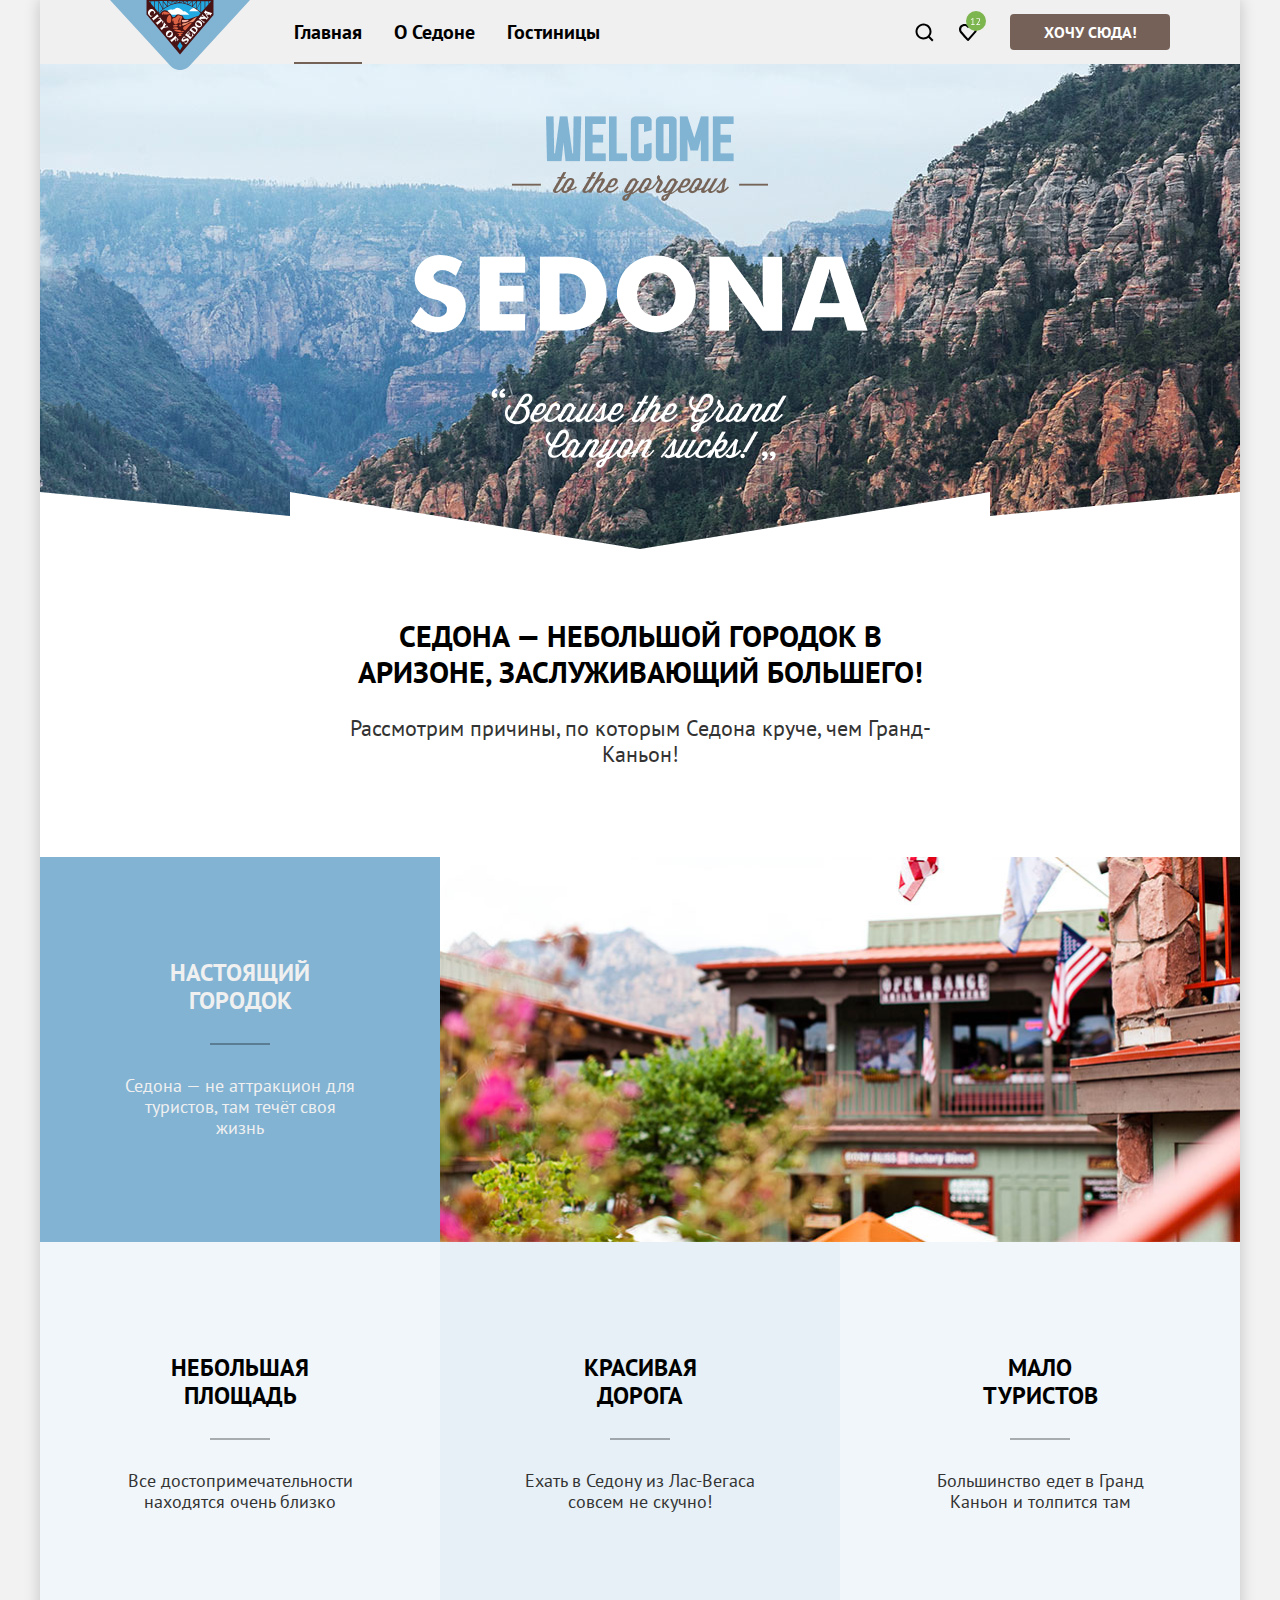
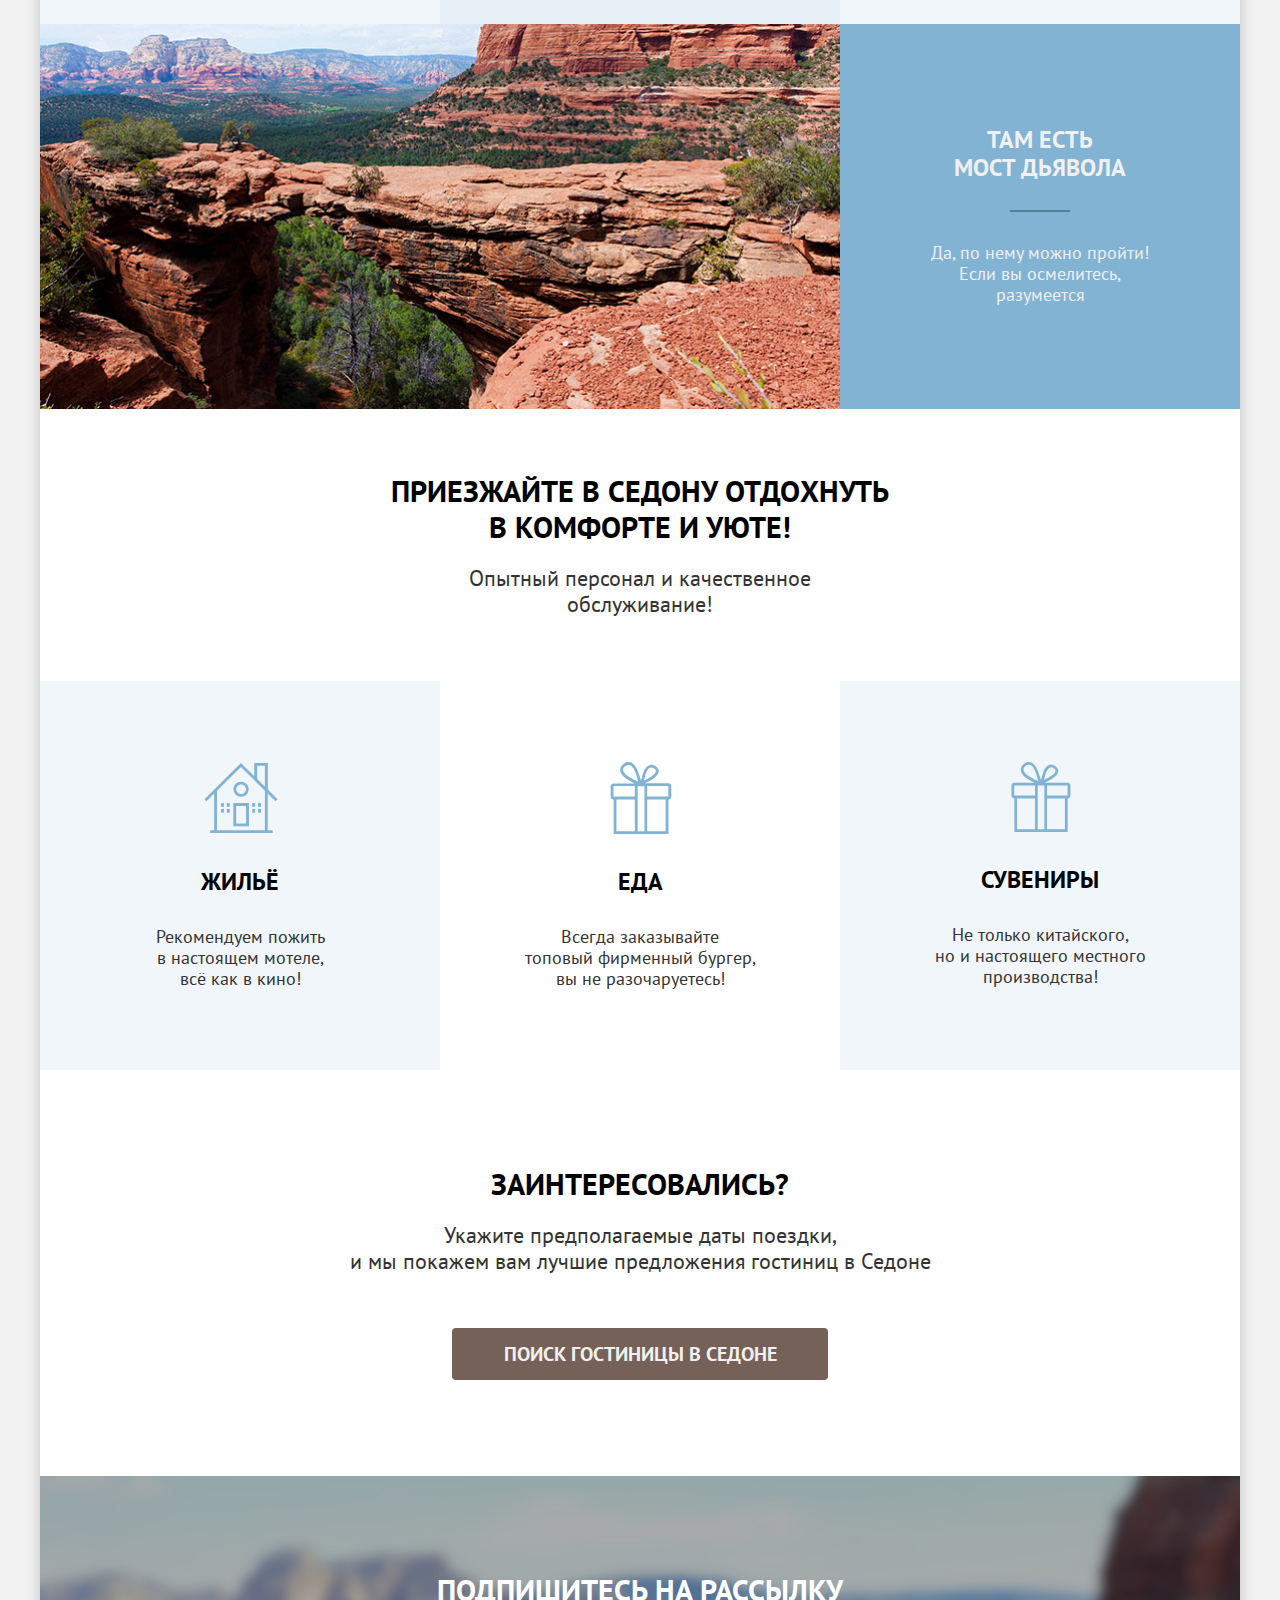
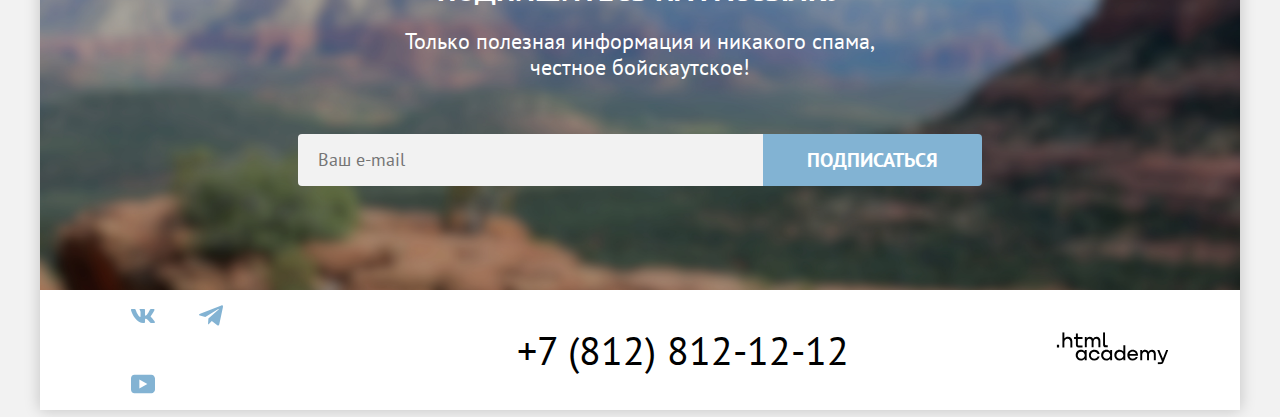
<file: index.html>
<!DOCTYPE html>
<html lang="ru">
  <head>
    <meta charset="utf-8" />
    <link rel="stylesheet" href="styles/style.css" />
    <link rel="icon" href="./favicon.ico" type="image/x-icon" />
    <title>HTML Academy: Седона</title>
  </head>
  <body>
    <div class="wrapper">
      <header class="main-header" data-test="header">
        <nav class="header-navigation">
          <a href="#" class="logo">
            <img
              src="./images/logo-header.svg"
              width="140"
              height="70"
              alt="Логотип Седона"
            />
          </a>
          <ul class="navigation-list navigation-list-menu">
            <li class="navigation-item">
              <a class="navigation-link hero-link" href="#">Главная</a>
            </li>
            <li class="navigation-item">
              <a class="navigation-link" href="#">О Седоне</a>
            </li>
            <li class="navigation-item">
              <a class="navigation-link" href="./catalog.html">Гостиницы</a>
            </li>
          </ul>
          <ul class="navigation-list navigation-user">
            <li class="navigation-item">
              <a class="navigation-icon" data-test="search" href="#">
                <svg
                  width="44"
                  height="64"
                  viewBox="0 0 44 64"
                  fill="none"
                  xmlns="http://www.w3.org/2000/svg"
                >
                  <path
                    d="M31.5 40.0083L27.8 36.3287C28.8 35.0359 29.5 33.3453 29.5 31.4558C29.5 27.0801 25.9 23.5 21.5 23.5C17.1 23.5 13.5 27.1796 13.5 31.5552C13.5 35.9309 17.1 39.511 21.5 39.511C23.3 39.511 25 38.9144 26.4 37.8204L30.1 41.5L31.5 40.0083ZM21.5 37.5221C18.2 37.5221 15.5 34.837 15.5 31.5552C15.5 28.2735 18.2 25.5884 21.5 25.5884C24.8 25.5884 27.5 28.2735 27.5 31.5552C27.5 34.837 24.8 37.5221 21.5 37.5221Z"
                    fill="black"
                  />
                </svg>
                <span class="search visually-hidden"> Поиск </span>
              </a>
            </li>
            <li class="navigation-item">
              <a class="navigation-icon" href="#">
                <svg
                  width="44"
                  height="64"
                  viewBox="0 0 44 64"
                  fill="none"
                  xmlns="http://www.w3.org/2000/svg"
                >
                  <path
                    d="M21.9 41C21.6 41 21.3 40.9 21.1 40.6C15.7 34.5 14.4 33.1 14.1 32.7C13.4 31.8 13 30.6 13 29.4C13 26.4 15.4 24 18.5 24C19.8 24 21 24.5 22 25.3C23 24.5 24.3 24 25.5 24C28.5 24 31 26.4 31 29.4C31 30.7 30.5 31.9 29.7 32.8L22.7 40.7C22.5 40.9 22.3 41 21.9 41ZM15.9 31.5C16.2 31.9 19.4 35.5 22 38.4L28.2 31.4C28.7 30.9 28.9 30.2 28.9 29.4C28.9 27.6 27.4 26.1 25.6 26.1C24.6 26.1 23.6 26.6 22.9 27.4C22.6 27.7 22.3 27.8 22 27.8C21.7 27.8 21.4 27.6 21.2 27.4C20.5 26.6 19.5 26.1 18.5 26.1C16.7 26.1 15.2 27.6 15.2 29.4C15.1 30.3 15.5 31 15.9 31.5C15.8 31.5 15.8 31.5 15.9 31.5Z"
                    fill="black"
                  />
                  <rect
                    x="20"
                    y="11"
                    width="20"
                    height="20"
                    rx="10"
                    fill="#7DB54F"
                  />
                  <path
                    d="M25.1308 24.26H26.5308V19.42L26.6308 18.83L26.2308 19.3L25.1308 20.09L24.7508 19.58L26.9508 17.88H27.3108V24.26H28.6808V25H25.1308V24.26ZM33.96 19.59C33.96 19.9433 33.8933 20.3067 33.76 20.68C33.6333 21.0467 33.4633 21.4167 33.25 21.79C33.0433 22.1633 32.81 22.53 32.55 22.89C32.29 23.2433 32.03 23.58 31.77 23.9L31.28 24.33V24.37L31.92 24.26H34.1V25H30.12V24.71C30.2667 24.5567 30.4433 24.3667 30.65 24.14C30.8567 23.9133 31.07 23.6633 31.29 23.39C31.5167 23.11 31.7367 22.8167 31.95 22.51C32.17 22.1967 32.3667 21.88 32.54 21.56C32.72 21.24 32.8633 20.9233 32.97 20.61C33.0767 20.2967 33.13 20 33.13 19.72C33.13 19.3933 33.0367 19.1233 32.85 18.91C32.6633 18.69 32.38 18.58 32 18.58C31.7467 18.58 31.5 18.6333 31.26 18.74C31.02 18.84 30.8133 18.9567 30.64 19.09L30.31 18.52C30.5433 18.32 30.82 18.1633 31.14 18.05C31.46 17.9367 31.8033 17.88 32.17 17.88C32.4567 17.88 32.71 17.9233 32.93 18.01C33.15 18.09 33.3367 18.2067 33.49 18.36C33.6433 18.5133 33.76 18.6967 33.84 18.91C33.92 19.1167 33.96 19.3433 33.96 19.59Z"
                    fill="white"
                  />
                </svg>
                <span class="visually-hidden">
                  <span class="likes-number"></span>
                  Избранное
                </span>
              </a>
            </li>
            <li class="navigation-item">
              <button class="navigation-button" type="button">
                ХОЧУ СЮДА!
              </button>
            </li>
          </ul>
        </nav>
      </header>
      <main class="main" data-test="main">
        <section class="hero" data-test="hero">
          <div class="hero-content">
            <img
              src="./images/welcome.png"
              width="458"
              height="352"
              alt="Изображение"
              class="hero-image"
            />
            <h1 class="visually-hidden">Седона</h1>
          </div>
        </section>
        <section class="greeting">
          <h2 class="greeting-title">
            Седона — небольшой городок в Аризоне, заслуживающий большего!
          </h2>
          <p class="greeting-subtitle">
            Рассмотрим причины, по которым Седона круче, чем Гранд-Каньон!
          </p>
        </section>
        <section class="advantages" data-test="advantages">
          <section class="advantages-grid advantages-grid-first">
            <article class="advantages-item advantages-item-short">
              <h2 class="advantages-title">Настоящий городок</h2>
              <p class="advantages-subtitle">
                Седона — не аттракцион для туристов, там течёт своя жизнь
              </p>
            </article>
            <article class="advantages-item advantages-item-long">
              <img
                class="advantages-img"
                src="./images/photo-1.svg"
                width="800"
                height="385"
                alt="Вид на горы и дома с американским флагом"
              />
            </article>
          </section>
          <section class="advantages-grid advantages-grid-second">
            <article class="advantages-item decoration-color">
              <h2 class="advantages-title">Небольшая площадь</h2>
              <p class="advantages-subtitle advantages-dark">
                Все достопримечательности находятся очень близко
              </p>
            </article>
            <article class="advantages-item decoration-bacground">
              <h2 class="advantages-title">Красивая дорога</h2>
              <p class="advantages-subtitle advantages-dark">
                Ехать в Седону из Лас-Вегаса совсем не скучно!
              </p>
            </article>
            <article class="advantages-item decoration-color">
              <h2 class="advantages-title">Мало туристов</h2>
              <p class="advantages-subtitle advantages-dark">
                Большинство едет в Гранд Каньон и толпится там
              </p>
            </article>
          </section>
          <section class="advantages-grid advantages-grid-third">
            <article class="advantages-item advantages-item-long">
              <img
                class="advantages-img"
                src="./images/photo-2.svg"
                width="800"
                height="385"
                alt="Вид на каньон"
              />
            </article>
            <article class="advantages-item advantages-item-short">
              <h2 class="advantages-title">Там есть<br />мост дьявола</h2>
              <p class="advantages-subtitle">
                Да, по нему можно пройти! Если вы осмелитесь, разумеется
              </p>
            </article>
          </section>
        </section>
        <section class="invitation">
          <h2 class="invitation-title">
            Приезжайте в Седону отдохнуть <br />
            в комфорте и уюте!
          </h2>
          <p class="invitation-subtitle">
            Опытный персонал и качественное обслуживание!
          </p>
        </section>
        <section class="recomendation-grid">
          <article class="recomendation-item decoration-color">
            <img
              class="recomendation-icon"
              src="./images/advantage-icon-1.svg"
              width="75"
              height="72"
              alt="иконка домика"
            />
            <h2 class="recomendation-title">Жильё</h2>
            <p class="recomendation-subtitle">
              Рекомендуем пожить <br />в настоящем мотеле,<br />
              всё как в кино!
            </p>
          </article>
          <article class="recomendation-item">
            <img
              class="recomendation-icon"
              src="./images/advantage-icon-2.svg"
              width="75"
              height="72"
              alt="иконка бургера"
            />
            <h2 class="recomendation-title">Еда</h2>
            <p class="recomendation-subtitle">
              Всегда заказывайте<br />
              топовый фирменный бургер,<br />
              вы не разочаруетесь!
            </p>
          </article>
          <article class="recomendation-item decoration-color">
            <img
              class="recomendation-icon"
              src="./images/advantage-icon-2.svg"
              width="74"
              height="70"
              alt="иконка подарка"
            />
            <h2 class="recomendation-title">Сувениры</h2>
            <p class="recomendation-subtitle">
              Не только китайского,<br />
              но и настоящего местного <br />производства!
            </p>
          </article>
        </section>
        <section class="search-text">
          <h2 class="search-title">Заинтересовались?</h2>
          <p class="search-subtitle">
            Укажите предполагаемые даты поездки,<br />
            и мы покажем вам лучшие предложения гостиниц в Седоне
          </p>
          <a class="search-button" href="catalog.html">
            Поиск гостиницы в Седоне
          </a>
        </section>
        <section class="subscribe" data-test="subscribe">
          <h2 class="subscribe-title">Подпишитесь на рассылку</h2>
          <p class="subscribe-subtitle">
            Только полезная информация и никакого спама,<br />
            честное бойскаутское!
          </p>
          <form
            class="subscribe-form"
            action="https://echo.htmlacademy.ru"
            method="post"
          >
            <label class="visually-hidden">Ваш e-mail</label>
            <input
              class="subscribe-email"
              type="email"
              placeholder="Ваш e-mail"
              name="email"
              required
            />
            <button class="subscribe-button" type="submit">Подписаться</button>
          </form>
        </section>
      </main>
      <footer class="footer" data-test="footer">
        <div class="footer-container">
          <div class="footer-social footer-social-icons">
            <a
              class="footer-social-link"
              href="https://vk.com/htmlacademy"
              target="_blank"
              aria-label="Мы в ВКонтакте"
            >
              <svg
                class="footer-social-icon"
                width="24"
                height="14"
                viewBox="0 0 24 14"
                fill="none"
                xmlns="http://www.w3.org/2000/svg"
              >
                <path
                  fill-rule="evenodd"
                  clip-rule="evenodd"
                  d="M23.45 0.948C23.616 0.402 23.45 0 22.655 0H20.03C19.362 0 19.054 0.347 18.887 0.73C18.887 0.73 17.552 3.926 15.661 6.002C15.049 6.604 14.771 6.795 14.437 6.795C14.27 6.795 14.019 6.604 14.019 6.057V0.948C14.019 0.292 13.835 0 13.279 0H9.151C8.734 0 8.483 0.304 8.483 0.593C8.483 1.214 9.429 1.358 9.526 3.106V6.904C9.526 7.737 9.373 7.888 9.039 7.888C8.149 7.888 5.984 4.677 4.699 1.003C4.45 0.288 4.198 0 3.527 0H0.9C0.15 0 0 0.347 0 0.73C0 1.412 0.89 4.8 4.145 9.281C6.315 12.341 9.37 14 12.153 14C13.822 14 14.028 13.632 14.028 12.997V10.684C14.028 9.947 14.186 9.8 14.715 9.8C15.105 9.8 15.772 9.992 17.33 11.467C19.11 13.216 19.403 14 20.405 14H23.03C23.78 14 24.156 13.632 23.94 12.904C23.702 12.18 22.852 11.129 21.725 9.882C21.113 9.172 20.195 8.407 19.916 8.024C19.527 7.533 19.638 7.314 19.916 6.877C19.916 6.877 23.116 2.451 23.449 0.948H23.45Z"
                  fill="#83B3D3"
                />
              </svg>
            </a>
            <a
              class="footer-social-link"
              href="https://t.me/htmlacademy "
              target="_blank"
              aria-label="Мы в Telegram"
            >
              <svg
                class="footer-social-icon"
                width="18"
                height="16"
                viewBox="0 0 18 16"
                fill="none"
                xmlns="http://www.w3.org/2000/svg"
              >
                <path
                  d="M16.785 0.0992597L0.840489 6.24776C-0.247661 6.68481 -0.241365 7.29184 0.640845 7.56253L4.73445 8.83953L14.2058 2.8637C14.6537 2.59121 15.0629 2.7378 14.7265 3.03636L7.05283 9.96185H7.05103L7.05283 9.96275L6.77045 14.1823C7.18413 14.1823 7.36669 13.9925 7.59871 13.7686L9.58705 11.8351L13.7229 14.89C14.4855 15.31 15.0332 15.0941 15.2229 14.1841L17.9379 1.38885C18.2158 0.274623 17.5126 -0.229883 16.785 0.0992597Z"
                  fill="#83B3D3"
                />
              </svg>
            </a>
            <a
              class="footer-social-link"
              href="https://www.youtube.com/user/htmlacademyru"
              target="_blank"
              aria-label="Мы на YouTube"
            >
              <svg
                class="footer-social-icon"
                width="22"
                height="17"
                viewBox="0 0 22 17"
                fill="none"
                xmlns="http://www.w3.org/2000/svg"
              >
                <path
                  d="M18.607 0H3.17413C1.31343 0 0 1.59375 0 3.4V13.4937C0 15.4062 1.31343 17 3.17413 17H18.8259C20.4677 17 22 15.4062 22 13.6V3.4C21.7811 1.59375 20.4677 0 18.607 0ZM7.66169 12.5375V4.4625L14.995 8.5L7.66169 12.5375Z"
                  fill="#83B3D3"
                />
              </svg>
            </a>
          </div>
          <a class="footer-phone-number"> +7 (812) 812-12-12 </a>
          <div class="footer-logo">
            <a
              class="footer-logo-link"
              href="https://htmlacademy.ru/"
              target="_blank"
            >
              <img
                class="footer-logo-prime"
                src="./images/logo_htmlacademy.svg"
                width="115"
                height="33"
                alt="лого html академии"
              />
            </a>
          </div>
        </div>
      </footer>
      <div class="modal-container modal-container-hidden">
        <div class="modal modal-auht">
          <section class="modal-content">
            <div class="modal-header">
              <h2 class="modal-title">Поиск гостиницы в Седоне</h2>
              <button class="modal-close-button" type="button">
                <span class="visually-hidden">Закрыть</span>
              </button>
            </div>
            <form
              action="https://echo.htmlacademy.ru/"
              method="post"
              class="modal-form"
            >
              <div class="modal-calendar">
                <p class="modal-text">Дата заезда:</p>
                <div class="form-comment">
                  <label class="visually-hidden">Дата заезда:</label>
                  <input
                    class="form form-arrival field"
                    type="text"
                    placeholder="27 апреля 2020"
                    name="arrival-date"
                    required
                  />
                  <button type="button" class="form-img">
                    <svg
                      width="16"
                      height="15"
                      viewBox="0 0 16 15"
                      fill="none"
                      xmlns="http://www.w3.org/2000/svg"
                    >
                      <desc>Календарь</desc>
                      <path
                        d="M5.75 10C6.05 10 6.25 9.8 6.25 9.5C6.25 9.2 6.05 9 5.75 9C5.45 9 5.25 9.2 5.25 9.5C5.25 9.8 5.45 10 5.75 10Z"
                        fill="black"
                      />
                      <path
                        d="M15 2H13V0H12V2H4V0H3V2H1C0.4 2 0 2.4 0 3V14C0 14.5 0.4 15 1 15H15C15.5 15 16 14.5 16 14V3C16 2.4 15.5 2 15 2ZM15 14H1V7H15V14ZM1 6V3H3V5H4V3H12V5H13V3H15V6H1Z"
                        fill="black"
                      />
                      <path
                        d="M8 10C8.3 10 8.5 9.8 8.5 9.5C8.5 9.2 8.3 9 8 9C7.7 9 7.5 9.2 7.5 9.5C7.5 9.8 7.7 10 8 10Z"
                        fill="black"
                      />
                      <path
                        d="M10.25 10C10.55 10 10.75 9.8 10.75 9.5C10.75 9.2 10.55 9 10.25 9C9.95 9 9.75 9.2 9.75 9.5C9.75 9.8 9.95 10 10.25 10Z"
                        fill="black"
                      />
                      <path
                        d="M5.75 11C5.45 11 5.25 11.2 5.25 11.5C5.25 11.8 5.45 12 5.75 12C6.05 12 6.25 11.8 6.25 11.5C6.25 11.2 6.05 11 5.75 11Z"
                        fill="black"
                      />
                      <path
                        d="M3.5 10C3.8 10 4 9.8 4 9.5C4 9.2 3.8 9 3.5 9C3.2 9 3 9.2 3 9.5C3 9.8 3.2 10 3.5 10Z"
                        fill="black"
                      />
                      <path
                        d="M3.5 11C3.2 11 3 11.2 3 11.5C3 11.8 3.2 12 3.5 12C3.8 12 4 11.8 4 11.5C4 11.2 3.8 11 3.5 11Z"
                        fill="black"
                      />
                      <path
                        d="M8 11C7.7 11 7.5 11.2 7.5 11.5C7.5 11.8 7.7 12 8 12C8.3 12 8.5 11.8 8.5 11.5C8.5 11.2 8.3 11 8 11Z"
                        fill="black"
                      />
                      <path
                        d="M10.25 11C9.95 11 9.75 11.2 9.75 11.5C9.75 11.8 9.95 12 10.25 12C10.55 12 10.75 11.8 10.75 11.5C10.75 11.2 10.55 11 10.25 11Z"
                        fill="black"
                      />
                      <path
                        d="M12.5 10C12.8 10 13 9.8 13 9.5C13 9.2 12.8 9 12.5 9C12.2 9 12 9.2 12 9.5C12 9.8 12.2 10 12.5 10Z"
                        fill="black"
                      />
                      <path
                        d="M12.5 11C12.2 11 12 11.2 12 11.5C12 11.8 12.2 12 12.5 12C12.8 12 13 11.8 13 11.5C13 11.2 12.8 11 12.5 11Z"
                        fill="black"
                      />
                    </svg>
                  </button>
                  <p class="form-notice form-notice-arrival">
                    Мы не можем отправить вас в прошлое.
                  </p>
                </div>
              </div>
              <div class="modal-calendar">
                <p class="modal-text">Дата выезда:</p>
                <div class="form-comment">
                  <label class="visually-hidden">Дата выезда</label>
                  <input
                    class="form form-arrival field"
                    type="text"
                    placeholder="1 сентября 2023"
                    name="departure-date"
                    required
                  />
                  <button type="button" class="form-img">
                    <svg
                      width="16"
                      height="15"
                      viewBox="0 0 16 15"
                      fill="none"
                      xmlns="http://www.w3.org/2000/svg"
                    >
                      <desc>Календарь</desc>
                      <path
                        d="M5.75 10C6.05 10 6.25 9.8 6.25 9.5C6.25 9.2 6.05 9 5.75 9C5.45 9 5.25 9.2 5.25 9.5C5.25 9.8 5.45 10 5.75 10Z"
                        fill="black"
                      />
                      <path
                        d="M15 2H13V0H12V2H4V0H3V2H1C0.4 2 0 2.4 0 3V14C0 14.5 0.4 15 1 15H15C15.5 15 16 14.5 16 14V3C16 2.4 15.5 2 15 2ZM15 14H1V7H15V14ZM1 6V3H3V5H4V3H12V5H13V3H15V6H1Z"
                        fill="black"
                      />
                      <path
                        d="M8 10C8.3 10 8.5 9.8 8.5 9.5C8.5 9.2 8.3 9 8 9C7.7 9 7.5 9.2 7.5 9.5C7.5 9.8 7.7 10 8 10Z"
                        fill="black"
                      />
                      <path
                        d="M10.25 10C10.55 10 10.75 9.8 10.75 9.5C10.75 9.2 10.55 9 10.25 9C9.95 9 9.75 9.2 9.75 9.5C9.75 9.8 9.95 10 10.25 10Z"
                        fill="black"
                      />
                      <path
                        d="M5.75 11C5.45 11 5.25 11.2 5.25 11.5C5.25 11.8 5.45 12 5.75 12C6.05 12 6.25 11.8 6.25 11.5C6.25 11.2 6.05 11 5.75 11Z"
                        fill="black"
                      />
                      <path
                        d="M3.5 10C3.8 10 4 9.8 4 9.5C4 9.2 3.8 9 3.5 9C3.2 9 3 9.2 3 9.5C3 9.8 3.2 10 3.5 10Z"
                        fill="black"
                      />
                      <path
                        d="M3.5 11C3.2 11 3 11.2 3 11.5C3 11.8 3.2 12 3.5 12C3.8 12 4 11.8 4 11.5C4 11.2 3.8 11 3.5 11Z"
                        fill="black"
                      />
                      <path
                        d="M8 11C7.7 11 7.5 11.2 7.5 11.5C7.5 11.8 7.7 12 8 12C8.3 12 8.5 11.8 8.5 11.5C8.5 11.2 8.3 11 8 11Z"
                        fill="black"
                      />
                      <path
                        d="M10.25 11C9.95 11 9.75 11.2 9.75 11.5C9.75 11.8 9.95 12 10.25 12C10.55 12 10.75 11.8 10.75 11.5C10.75 11.2 10.55 11 10.25 11Z"
                        fill="black"
                      />
                      <path
                        d="M12.5 10C12.8 10 13 9.8 13 9.5C13 9.2 12.8 9 12.5 9C12.2 9 12 9.2 12 9.5C12 9.8 12.2 10 12.5 10Z"
                        fill="black"
                      />
                      <path
                        d="M12.5 11C12.2 11 12 11.2 12 11.5C12 11.8 12.2 12 12.5 12C12.8 12 13 11.8 13 11.5C13 11.2 12.8 11 12.5 11Z"
                        fill="black"
                      />
                    </svg>
                  </button>
                  <p class="form-notice">
                    На эти даты есть свободные номера. Пока есть.
                  </p>
                </div>
              </div>
              <div class="modal-persan">
                <div class="modal-persan">
                  <p class="modal-text">Взрослые:</p>
                  <div class="form-person">
                    <button class="decrease-button" type="button">
                      <svg
                        width="20"
                        height="20"
                        viewBox="0 0 20 20"
                        fill="none"
                        xmlns="http://www.w3.org/2000/svg"
                      >
                        <desc>Убавить взрослых</desc>
                        <path
                          d="M3 9V11H17V9H3Z"
                          fill="#756157"
                          fill-opacity="0.3"
                        />
                      </svg>
                    </button>
                    <label class="visually-hidden"> Количество взрослых:</label>
                    <input
                      type="number"
                      class="text-person"
                      placeholder="2"
                      name="adults-count"
                    />
                    <button class="increase-button" type="button">
                      <svg
                        width="14"
                        height="14"
                        viewBox="0 0 14 14"
                        fill="none"
                        xmlns="http://www.w3.org/2000/svg"
                      >
                        <desc>Прибавить взрослых</desc>
                        <path
                          d="M14 6H8V0H6V6H0V8H6V14H8V8H14V6Z"
                          fill="#756157"
                          fill-opacity="0.3"
                        />
                      </svg>
                    </button>
                  </div>
                  <div class="modal-child">
                    <p class="modal-text">Дети:</p>
                    <span class="tooltip">
                      <button class="tooltip-toggle" type="button">
                        <svg
                          width="2"
                          height="12"
                          viewBox="0 0 2 12"
                          fill="none"
                          xmlns="http://www.w3.org/2000/svg"
                        >
                          <desc>Информация</desc>
                          <path
                            fill-rule="evenodd"
                            clip-rule="evenodd"
                            d="M0 0H2V2H0V0ZM2 12H0V3H2V12Z"
                            fill="white"
                          />
                        </svg>
                      </button>
                      <span
                        class="tooltip-text"
                        role="tooltip"
                        id="tooltip-label-date"
                        >Укажите количество детей, которые будут с вами, возраст
                        которых от 6 до 18 лет. Дети до 6 лет размещаются
                        бесплатно.</span
                      >
                    </span>
                    <div class="form-person">
                      <button class="decrease-button" type="button">
                        <svg
                          width="20"
                          height="20"
                          viewBox="0 0 20 20"
                          fill="none"
                          xmlns="http://www.w3.org/2000/svg"
                        >
                          <desc>Убавить детей</desc>
                          <path
                            d="M3 9V11H17V9H3Z"
                            fill="#756157"
                            fill-opacity="0.3"
                          />
                        </svg>
                      </button>
                      <label class="visually-hidden">Количество детей</label>
                      <input
                        type="number"
                        class="text-person"
                        placeholder="2"
                        name="children-count"
                      />
                      <button class="increase-button" type="button">
                        <svg
                          width="14"
                          height="14"
                          viewBox="0 0 14 14"
                          fill="none"
                          xmlns="http://www.w3.org/2000/svg"
                        >
                          <desc>Прибавить детей</desc>
                          <path
                            d="M14 6H8V0H6V6H0V8H6V14H8V8H14V6Z"
                            fill="#756157"
                            fill-opacity="0.3"
                          />
                        </svg>
                      </button>
                    </div>
                  </div>
                </div>
              </div>
              <button type="submit" class="modal-search-button">Найти</button>
            </form>
          </section>
        </div>
      </div>
    </div>
  </body>
</html>
</file>
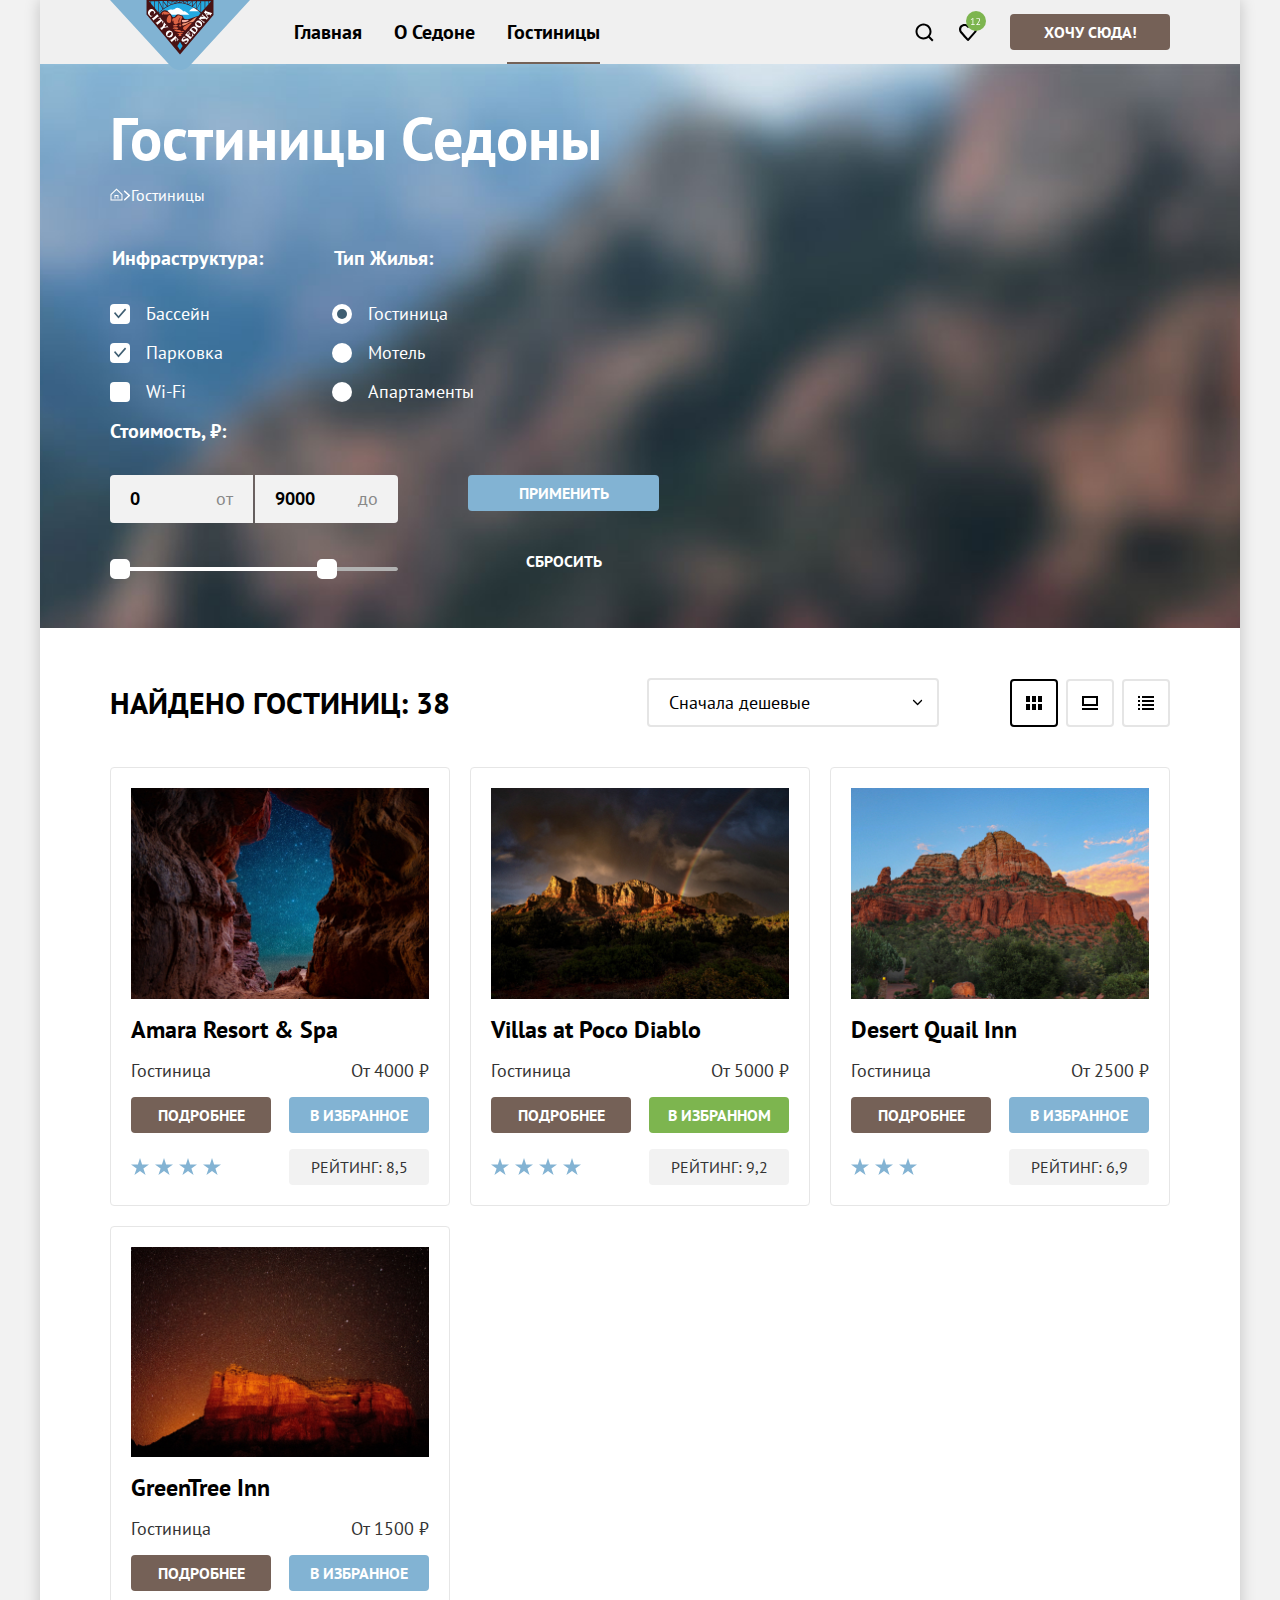
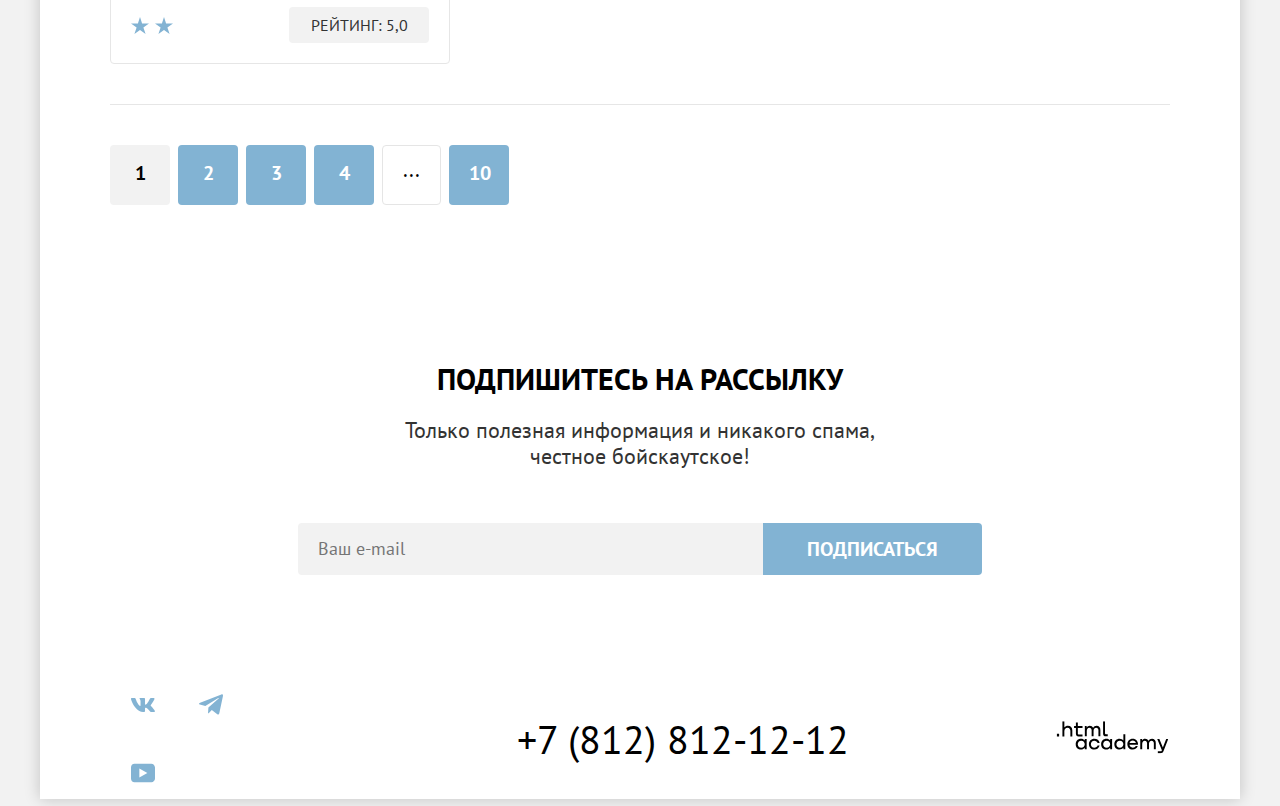
<file: catalog.html>
<!DOCTYPE html>
<html lang="ru">
  <head>
    <meta charset="utf-8" />
    <link rel="stylesheet" href="./styles/style.css" />
    <link rel="icon" href="./favicon.ico" type="image/x-icon" />
    <title>HTML Academy: Седона</title>
  </head>
  <body>
    <div class="wrapper">
      <header class="main-header" data-test="header">
        <nav class="header-navigation">
          <a href="./index.html" class="logo">
            <img
              src="./images/logo-header.svg"
              width="140"
              height="70"
              alt="Логотип Седона"
            />
          </a>
          <ul class="navigation-list navigation-list-menu">
            <li class="navigation-item">
              <a class="navigation-link" href="./index.html">Главная</a>
            </li>
            <li class="navigation-item">
              <a class="navigation-link" href="#">О Седоне</a>
            </li>
            <li class="navigation-item">
              <a class="navigation-link hero-link" href="./catalog.html"
                >Гостиницы</a
              >
            </li>
          </ul>
          <ul class="navigation-list navigation-user">
            <li class="navigation-item">
              <a class="navigation-icon" data-test="search" href="#">
                <svg
                  width="44"
                  height="64"
                  viewBox="0 0 44 64"
                  fill="none"
                  xmlns="http://www.w3.org/2000/svg"
                >
                  <path
                    d="M31.5 40.0083L27.8 36.3287C28.8 35.0359 29.5 33.3453 29.5 31.4558C29.5 27.0801 25.9 23.5 21.5 23.5C17.1 23.5 13.5 27.1796 13.5 31.5552C13.5 35.9309 17.1 39.511 21.5 39.511C23.3 39.511 25 38.9144 26.4 37.8204L30.1 41.5L31.5 40.0083ZM21.5 37.5221C18.2 37.5221 15.5 34.837 15.5 31.5552C15.5 28.2735 18.2 25.5884 21.5 25.5884C24.8 25.5884 27.5 28.2735 27.5 31.5552C27.5 34.837 24.8 37.5221 21.5 37.5221Z"
                    fill="black"
                  />
                  <desc>Поиск</desc>
                </svg>
                <span class="search visually-hidden"> Поиск </span>
              </a>
            </li>
            <li class="navigation-item">
              <a class="navigation-icon" href="#">
                <svg
                  width="44"
                  height="64"
                  viewBox="0 0 44 64"
                  fill="none"
                  xmlns="http://www.w3.org/2000/svg"
                >
                  <path
                    d="M21.9 41C21.6 41 21.3 40.9 21.1 40.6C15.7 34.5 14.4 33.1 14.1 32.7C13.4 31.8 13 30.6 13 29.4C13 26.4 15.4 24 18.5 24C19.8 24 21 24.5 22 25.3C23 24.5 24.3 24 25.5 24C28.5 24 31 26.4 31 29.4C31 30.7 30.5 31.9 29.7 32.8L22.7 40.7C22.5 40.9 22.3 41 21.9 41ZM15.9 31.5C16.2 31.9 19.4 35.5 22 38.4L28.2 31.4C28.7 30.9 28.9 30.2 28.9 29.4C28.9 27.6 27.4 26.1 25.6 26.1C24.6 26.1 23.6 26.6 22.9 27.4C22.6 27.7 22.3 27.8 22 27.8C21.7 27.8 21.4 27.6 21.2 27.4C20.5 26.6 19.5 26.1 18.5 26.1C16.7 26.1 15.2 27.6 15.2 29.4C15.1 30.3 15.5 31 15.9 31.5C15.8 31.5 15.8 31.5 15.9 31.5Z"
                    fill="black"
                  />
                  <rect
                    x="20"
                    y="11"
                    width="20"
                    height="20"
                    rx="10"
                    fill="#7DB54F"
                  />
                  <path
                    d="M25.1308 24.26H26.5308V19.42L26.6308 18.83L26.2308 19.3L25.1308 20.09L24.7508 19.58L26.9508 17.88H27.3108V24.26H28.6808V25H25.1308V24.26ZM33.96 19.59C33.96 19.9433 33.8933 20.3067 33.76 20.68C33.6333 21.0467 33.4633 21.4167 33.25 21.79C33.0433 22.1633 32.81 22.53 32.55 22.89C32.29 23.2433 32.03 23.58 31.77 23.9L31.28 24.33V24.37L31.92 24.26H34.1V25H30.12V24.71C30.2667 24.5567 30.4433 24.3667 30.65 24.14C30.8567 23.9133 31.07 23.6633 31.29 23.39C31.5167 23.11 31.7367 22.8167 31.95 22.51C32.17 22.1967 32.3667 21.88 32.54 21.56C32.72 21.24 32.8633 20.9233 32.97 20.61C33.0767 20.2967 33.13 20 33.13 19.72C33.13 19.3933 33.0367 19.1233 32.85 18.91C32.6633 18.69 32.38 18.58 32 18.58C31.7467 18.58 31.5 18.6333 31.26 18.74C31.02 18.84 30.8133 18.9567 30.64 19.09L30.31 18.52C30.5433 18.32 30.82 18.1633 31.14 18.05C31.46 17.9367 31.8033 17.88 32.17 17.88C32.4567 17.88 32.71 17.9233 32.93 18.01C33.15 18.09 33.3367 18.2067 33.49 18.36C33.6433 18.5133 33.76 18.6967 33.84 18.91C33.92 19.1167 33.96 19.3433 33.96 19.59Z"
                    fill="white"
                  />
                  <desc>Избранное</desc>
                </svg>
                <span class="visually-hidden">
                  <span class="likes-number"></span>
                  Избранное
                </span>
              </a>
            </li>
            <li class="navigation-item">
              <button type="button" class="navigation-button">
                ХОЧУ СЮДА!
              </button>
            </li>
          </ul>
        </nav>
      </header>
      <main class="main-catalog" data-test="main">
        <section class="filter" data-test="filter">
          <h1 class="filter-title">Гостиницы Седоны</h1>
          <section class="menu">
            <svg
              class="image-home"
              width="13"
              height="15"
              viewBox="0 0 13 15"
              fill="none"
              xmlns="http://www.w3.org/2000/svg"
            >
              <desc>Значок от главной до гостиниц</desc>
              <path
                d="M6.5 0.5L0.5 6.30006V12.5001H12.5V6.30006L6.5 0.5ZM11.5 11.5001H1.5V6.70005L6.5 1.9L11.5 6.70005V11.5001Z"
                fill="white"
              />
              <path
                d="M4.5 10.5001H5.5V8.00005H7.5V10.5001H8.5V7.00005H4.5V10.5001Z"
                fill="white"
              />
            </svg>
            <svg
              class="image-arrow"
              width="8"
              height="21"
              viewBox="0 0 8 21"
              fill="none"
              xmlns="http://www.w3.org/2000/svg"
            >
              <desc>Стрелка между главной и гостиницами</desc>
              <path
                d="M6.91526 9.96875L2.16526 5.71875C1.91526 5.46875 1.41526 5.46875 1.04026 5.71875C0.665263 5.96875 0.790263 6.46875 1.04026 6.71875L5.16526 10.4688L1.16526 14.2188C0.915263 14.4688 0.915263 14.9688 1.16526 15.2188C1.16526 15.3438 1.54026 15.4688 1.66526 15.4688C1.79026 15.4688 2.04026 15.3438 2.16526 15.2188L6.91526 10.9688C7.29026 10.7188 7.29026 10.2188 6.91526 9.96875Z"
                fill="white"
              />
            </svg>
            <p class="list-title" tabindex="0">Гостиницы</p>
          </section>
          <form
            action="https://echo.htmlacademy.ru/"
            method="post"
            class="filter-menu"
          >
            <fieldset class="group-elements">
              <legend class="group-title">Инфраструктура:</legend>
              <ul class="filter-square">
                <li class="filter-item">
                  <label class="field-check">
                    <input
                      class="filter-checkbox square-checkbox"
                      type="checkbox"
                      checked
                    />
                    Бассейн
                  </label>
                </li>
                <li class="filter-item">
                  <label class="field-check">
                    <input
                      class="filter-checkbox square-checkbox"
                      type="checkbox"
                      checked
                    />
                    Парковка
                  </label>
                </li>
                <li class="filter-item">
                  <label class="field-check">
                    <input
                      class="filter-checkbox square-checkbox"
                      type="checkbox"
                    />
                    Wi-Fi
                  </label>
                </li>
              </ul>
            </fieldset>
            <fieldset class="group-elements">
              <legend class="group-title">Тип Жилья:</legend>
              <ul class="filter-round">
                <li class="filter-item">
                  <label class="field-radio">
                    <input
                      class="visually-hidden field-radio-input"
                      type="radio"
                      name="type"
                      checked
                    />
                    <span class="control-mark"></span>
                    Гостиница
                  </label>
                </li>
                <li class="filter-item">
                  <label class="field-radio">
                    <input
                      class="visually-hidden field-radio-input"
                      type="radio"
                      name="type"
                    />
                    <span class="control-mark"></span>
                    Мотель
                  </label>
                </li>
                <li class="filter-item">
                  <label class="field-radio">
                    <input
                      class="visually-hidden field-radio-input"
                      type="radio"
                      name="type"
                    />
                    <span class="control-mark"></span>
                    Апартаменты
                  </label>
                </li>
              </ul>
            </fieldset>
            <section class="price-filter">
              <div class="price-menu">
                <h2 class="price-label">Стоимость, ₽:</h2>
                <div class="price-range">
                  <div class="input-price">
                    <label class="visually-hidden">Минимальная цена:</label>
                    <input
                      type="number"
                      class="price-input input-left field"
                      value="0"
                      min="0"
                      max="9000"
                      name="min-price"
                    />
                    <span class="price-item">от</span>
                  </div>
                  <div class="input-price">
                    <label class="visually-hidden">Максимальная цена:</label>
                    <input
                      type="number"
                      class="price-input input-rigth field"
                      value="9000"
                      min="0"
                      max="9000"
                      name="max-price"
                    />
                    <span class="price-item">до</span>
                  </div>
                </div>
                <div class="price-slider">
                  <div class="range-scale">
                    <button type="button" class="range-toggle toggle-min">
                      <span class="visually-hidden"
                        >Изменить минимальную стоимость</span
                      >
                    </button>
                    <button type="button" class="range-toggle toggle-max">
                      <span class="visually-hidden"
                        >Изменить максимальную стоимость</span
                      >
                    </button>
                    <div class="range-bar"></div>
                  </div>
                </div>
              </div>
              <div class="price-button">
                <button type="submit" class="button apply-button">
                  Применить
                </button>
                <button class="button reset-button" type="reset">
                  Сбросить
                </button>
              </div>
            </section>
          </form>
        </section>
        <section data-test="catalog" class="catalog-img">
          <section class="catalog-header">
            <h2 class="catalog-title">Найдено гостиниц: 38</h2>
            <div class="catalog-header-right"></div>
            <select class="select-list">
              <option class="dropdown-button">Сначала дешевые</option>
            </select>
            <ul class="catalog-list">
              <li class="catalog-item">
                <a href="#" class="catalog-link active">
                  <span class="visually-hidden"
                    >Отображение списка в виде крупных элементов</span
                  >
                  <svg
                    width="16"
                    height="14"
                    viewBox="0 0 16 14"
                    fill="none"
                    xmlns="http://www.w3.org/2000/svg"
                  >
                    <path d="M4 0H0V6H4V0Z" fill="black" />
                    <path d="M16 0H12V6H16V0Z" fill="black" />
                    <path d="M10 0H6V6H10V0Z" fill="black" />
                    <path d="M4 8H0V14H4V8Z" fill="black" />
                    <path d="M16 8H12V14H16V8Z" fill="black" />
                    <path d="M10 8H6V14H10V8Z" fill="black" />
                  </svg>
                </a>
              </li>
              <li class="catalog-item">
                <a href="#" class="catalog-link">
                  <span class="visually-hidden"
                    >Отображение списка в виде одного крупного элемента</span
                  >
                  <svg
                    width="16"
                    height="14"
                    viewBox="0 0 16 14"
                    fill="none"
                    xmlns="http://www.w3.org/2000/svg"
                  >
                    <g clip-path="url(#clip0_138058_277)">
                      <path d="M16 12H0V14H16V12Z" fill="black" />
                      <path d="M14 2V8H2V2H14ZM16 0H0V10H16V0Z" fill="black" />
                    </g>
                    <defs>
                      <clipPath id="clip0_138058_277">
                        <rect width="16" height="14" fill="white" />
                      </clipPath>
                    </defs>
                  </svg>
                </a>
              </li>
              <li class="catalog-item">
                <a href="#" class="catalog-link">
                  <span class="visually-hidden"
                    >Отображение элементов списком</span
                  >
                  <svg
                    width="16"
                    height="14"
                    viewBox="0 0 16 14"
                    fill="none"
                    xmlns="http://www.w3.org/2000/svg"
                  >
                    <g clip-path="url(#clip0_138058_294)">
                      <path d="M2 0H0V2H2V0Z" fill="black" />
                      <path d="M16 0H4V2H16V0Z" fill="black" />
                      <path d="M2 4H0V6H2V4Z" fill="black" />
                      <path d="M16 4H4V6H16V4Z" fill="black" />
                      <path d="M2 8H0V10H2V8Z" fill="black" />
                      <path d="M16 8H4V10H16V8Z" fill="black" />
                      <path d="M2 12H0V14H2V12Z" fill="black" />
                      <path d="M16 12H4V14H16V12Z" fill="black" />
                    </g>
                    <defs>
                      <clipPath id="clip0_138058_294">
                        <rect width="16" height="14" fill="white" />
                      </clipPath>
                    </defs>
                  </svg>
                </a>
              </li>
            </ul>
          </section>
          <div class="catalog-hotels">
            <div class="catalog-product">
              <img
                class="catalog-images"
                src="./images/hotel/hotel-1.jpg"
                width="300"
                height="212"
                alt="Фото отеля 1"
              />
              <div class="info">
                <h2 class="hotel-title">Amara Resort & Spa</h2>
                <div class="hotel-price">
                  <p class="hotel-subtitle">Гостиница</p>
                  <p class="price">От 4000 ₽</p>
                </div>
                <div class="hotel-buttons">
                  <a href="#" class="button-detailed">Подробнее</a>
                  <button type="button" class="button-favourites">
                    В избранное
                  </button>
                </div>
                <div class="rating-grow">
                  <div class="rating">
                    <svg
                      class="star"
                      width="18"
                      height="17"
                      viewBox="0 0 18 17"
                      fill="none"
                      xmlns="http://www.w3.org/2000/svg"
                    >
                      <desc>Звезда</desc>
                      <path
                        d="M9 0L11.1 6.5H18L12.4 10.5L14.6 17L9 13L3.4 17L5.6 10.5L0 6.5H6.9L9 0Z"
                        fill="#83B3D3"
                      />
                    </svg>
                    <svg
                      class="star"
                      width="18"
                      height="17"
                      viewBox="0 0 18 17"
                      fill="none"
                      xmlns="http://www.w3.org/2000/svg"
                    >
                      <desc>Звезда</desc>
                      <path
                        d="M9 0L11.1 6.5H18L12.4 10.5L14.6 17L9 13L3.4 17L5.6 10.5L0 6.5H6.9L9 0Z"
                        fill="#83B3D3"
                      />
                    </svg>
                    <svg
                      class="star"
                      width="18"
                      height="17"
                      viewBox="0 0 18 17"
                      fill="none"
                      xmlns="http://www.w3.org/2000/svg"
                    >
                      <desc>Звезда</desc>
                      <path
                        d="M9 0L11.1 6.5H18L12.4 10.5L14.6 17L9 13L3.4 17L5.6 10.5L0 6.5H6.9L9 0Z"
                        fill="#83B3D3"
                      />
                    </svg>
                    <svg
                      class="star"
                      width="18"
                      height="17"
                      viewBox="0 0 18 17"
                      fill="none"
                      xmlns="http://www.w3.org/2000/svg"
                    >
                      <desc>Звезда</desc>
                      <path
                        d="M9 0L11.1 6.5H18L12.4 10.5L14.6 17L9 13L3.4 17L5.6 10.5L0 6.5H6.9L9 0Z"
                        fill="#83B3D3"
                      />
                    </svg>
                  </div>
                  <span class="hotel-rating">Рейтинг: 8,5</span>
                </div>
              </div>
            </div>
            <div class="catalog-product">
              <img
                class="catalog-images"
                src="./images/hotel/hotel-2.jpg"
                width="300"
                height="212"
                alt="Фото отеля 2"
              />
              <div class="catalog-info">
                <h2 class="hotel-title">Villas at Poco Diablo</h2>
                <div class="hotel-price">
                  <p class="hotel-subtitle">Гостиница</p>
                  <p class="price">От 5000 ₽</p>
                </div>
                <div class="hotel-buttons">
                  <button type="button" class="button-detailed">
                    Подробнее
                  </button>
                  <button type="button" class="button-favourites green">
                    В избранном
                  </button>
                </div>
                <div class="rating-grow">
                  <div class="rating">
                    <svg
                      class="star"
                      width="18"
                      height="17"
                      viewBox="0 0 18 17"
                      fill="none"
                      xmlns="http://www.w3.org/2000/svg"
                    >
                      <desc>Звезда</desc>
                      <path
                        d="M9 0L11.1 6.5H18L12.4 10.5L14.6 17L9 13L3.4 17L5.6 10.5L0 6.5H6.9L9 0Z"
                        fill="#83B3D3"
                      />
                    </svg>
                    <svg
                      class="star"
                      width="18"
                      height="17"
                      viewBox="0 0 18 17"
                      fill="none"
                      xmlns="http://www.w3.org/2000/svg"
                    >
                      <desc>Звезда</desc>
                      <path
                        d="M9 0L11.1 6.5H18L12.4 10.5L14.6 17L9 13L3.4 17L5.6 10.5L0 6.5H6.9L9 0Z"
                        fill="#83B3D3"
                      />
                    </svg>
                    <svg
                      class="star"
                      width="18"
                      height="17"
                      viewBox="0 0 18 17"
                      fill="none"
                      xmlns="http://www.w3.org/2000/svg"
                    >
                      <desc>Звезда</desc>
                      <path
                        d="M9 0L11.1 6.5H18L12.4 10.5L14.6 17L9 13L3.4 17L5.6 10.5L0 6.5H6.9L9 0Z"
                        fill="#83B3D3"
                      />
                    </svg>
                    <svg
                      class="star"
                      width="18"
                      height="17"
                      viewBox="0 0 18 17"
                      fill="none"
                      xmlns="http://www.w3.org/2000/svg"
                    >
                      <desc>Звезда</desc>
                      <path
                        d="M9 0L11.1 6.5H18L12.4 10.5L14.6 17L9 13L3.4 17L5.6 10.5L0 6.5H6.9L9 0Z"
                        fill="#83B3D3"
                      />
                    </svg>
                  </div>
                  <span class="hotel-rating">Рейтинг: 9,2</span>
                </div>
              </div>
            </div>
            <div class="catalog-product">
              <img
                class="catalog-images"
                src="./images/hotel/hotel-3.jpg"
                width="300"
                height="212"
                alt="Фото отеля 3"
              />
              <div class="info">
                <h2 class="hotel-title">Desert Quail Inn</h2>
                <div class="hotel-price">
                  <p class="hotel-subtitle">Гостиница</p>
                  <p class="price">От 2500 ₽</p>
                </div>
                <div class="hotel-buttons">
                  <button type="button" class="button-detailed">
                    Подробнее
                  </button>
                  <button type="button" class="button-favourites">
                    В избранное
                  </button>
                </div>
                <div class="rating-grow">
                  <div class="rating">
                    <svg
                      class="star"
                      width="18"
                      height="17"
                      viewBox="0 0 18 17"
                      fill="none"
                      xmlns="http://www.w3.org/2000/svg"
                    >
                      <desc>Звезда</desc>
                      <path
                        d="M9 0L11.1 6.5H18L12.4 10.5L14.6 17L9 13L3.4 17L5.6 10.5L0 6.5H6.9L9 0Z"
                        fill="#83B3D3"
                      />
                    </svg>
                    <svg
                      class="star"
                      width="18"
                      height="17"
                      viewBox="0 0 18 17"
                      fill="none"
                      xmlns="http://www.w3.org/2000/svg"
                    >
                      <desc>Звезда</desc>
                      <path
                        d="M9 0L11.1 6.5H18L12.4 10.5L14.6 17L9 13L3.4 17L5.6 10.5L0 6.5H6.9L9 0Z"
                        fill="#83B3D3"
                      />
                    </svg>
                    <svg
                      class="star"
                      width="18"
                      height="17"
                      viewBox="0 0 18 17"
                      fill="none"
                      xmlns="http://www.w3.org/2000/svg"
                    >
                      <desc>Звезда</desc>
                      <path
                        d="M9 0L11.1 6.5H18L12.4 10.5L14.6 17L9 13L3.4 17L5.6 10.5L0 6.5H6.9L9 0Z"
                        fill="#83B3D3"
                      />
                    </svg>
                  </div>
                  <span class="hotel-rating">Рейтинг: 6,9</span>
                </div>
              </div>
            </div>
            <div class="catalog-product">
              <img
                class="catalog-images"
                src="./images/hotel/hotel-4.jpg"
                width="300"
                height="212"
                alt="Фото отеля 4"
              />
              <div class="info">
                <h2 class="hotel-title">GreenTree Inn</h2>
                <div class="hotel-price">
                  <p class="hotel-subtitle">Гостиница</p>
                  <p class="price">От 1500 ₽</p>
                </div>
                <div class="hotel-buttons">
                  <button type="button" class="button-detailed">
                    Подробнее
                  </button>
                  <button type="button" class="button-favourites">
                    В избранное
                  </button>
                </div>
                <div class="rating-grow">
                  <div class="rating">
                    <svg
                      class="star"
                      width="18"
                      height="17"
                      viewBox="0 0 18 17"
                      fill="none"
                      xmlns="http://www.w3.org/2000/svg"
                    >
                      <desc>Звезда</desc>
                      <path
                        d="M9 0L11.1 6.5H18L12.4 10.5L14.6 17L9 13L3.4 17L5.6 10.5L0 6.5H6.9L9 0Z"
                        fill="#83B3D3"
                      />
                    </svg>
                    <svg
                      class="star"
                      width="18"
                      height="17"
                      viewBox="0 0 18 17"
                      fill="none"
                      xmlns="http://www.w3.org/2000/svg"
                    >
                      <desc>Звезда</desc>
                      <path
                        d="M9 0L11.1 6.5H18L12.4 10.5L14.6 17L9 13L3.4 17L5.6 10.5L0 6.5H6.9L9 0Z"
                        fill="#83B3D3"
                      />
                    </svg>
                  </div>
                  <span class="hotel-rating">Рейтинг: 5,0</span>
                </div>
              </div>
            </div>
          </div>
          <div class="button-paginations">
            <a class="button-pagination selected">1</a>
            <a class="button-pagination">2</a>
            <a class="button-pagination">3</a>
            <a class="button-pagination">4</a>
            <span class="block-pagination">...</span>
            <a class="button-pagination">10</a>
          </div>
        </section>
        <section class="subscribe subscription-non" data-test="subscribe">
          <h2 class="subscribe-title title-black">Подпишитесь на рассылку</h2>
          <p class="subscribe-subtitle subtitle-black">
            Только полезная информация и никакого спама, честное бойскаутское!
          </p>
          <form
            class="subscribe-form"
            action="https://echo.htmlacademy.ru"
            method="post"
          >
            <label class="visually-hidden">Ваш e-mail</label>
            <input
              class="subscribe-email"
              type="email"
              placeholder="Ваш e-mail"
              name="email"
              required
            />
            <button class="subscribe-button" type="submit">Подписаться</button>
          </form>
        </section>
      </main>
      <footer class="footer" data-test="footer">
        <div class="footer-container">
          <div class="footer-social footer-social-icons">
            <a
              class="footer-social-link"
              href="https://vk.com/htmlacademy"
              target="_blank"
              aria-label="Мы в ВКонтакте"
            >
              <svg
                class="footer-social-icon"
                width="24"
                height="14"
                viewBox="0 0 24 14"
                fill="none"
                xmlns="http://www.w3.org/2000/svg"
              >
                <path
                  fill-rule="evenodd"
                  clip-rule="evenodd"
                  d="M23.45 0.948C23.616 0.402 23.45 0 22.655 0H20.03C19.362 0 19.054 0.347 18.887 0.73C18.887 0.73 17.552 3.926 15.661 6.002C15.049 6.604 14.771 6.795 14.437 6.795C14.27 6.795 14.019 6.604 14.019 6.057V0.948C14.019 0.292 13.835 0 13.279 0H9.151C8.734 0 8.483 0.304 8.483 0.593C8.483 1.214 9.429 1.358 9.526 3.106V6.904C9.526 7.737 9.373 7.888 9.039 7.888C8.149 7.888 5.984 4.677 4.699 1.003C4.45 0.288 4.198 0 3.527 0H0.9C0.15 0 0 0.347 0 0.73C0 1.412 0.89 4.8 4.145 9.281C6.315 12.341 9.37 14 12.153 14C13.822 14 14.028 13.632 14.028 12.997V10.684C14.028 9.947 14.186 9.8 14.715 9.8C15.105 9.8 15.772 9.992 17.33 11.467C19.11 13.216 19.403 14 20.405 14H23.03C23.78 14 24.156 13.632 23.94 12.904C23.702 12.18 22.852 11.129 21.725 9.882C21.113 9.172 20.195 8.407 19.916 8.024C19.527 7.533 19.638 7.314 19.916 6.877C19.916 6.877 23.116 2.451 23.449 0.948H23.45Z"
                  fill="#83B3D3"
                />
              </svg>
            </a>
            <a
              class="footer-social-link"
              href="https://t.me/htmlacademy "
              target="_blank"
              aria-label="Мы в Telegram"
            >
              <svg
                class="footer-social-icon"
                width="18"
                height="16"
                viewBox="0 0 18 16"
                fill="none"
                xmlns="http://www.w3.org/2000/svg"
              >
                <path
                  d="M16.785 0.0992597L0.840489 6.24776C-0.247661 6.68481 -0.241365 7.29184 0.640845 7.56253L4.73445 8.83953L14.2058 2.8637C14.6537 2.59121 15.0629 2.7378 14.7265 3.03636L7.05283 9.96185H7.05103L7.05283 9.96275L6.77045 14.1823C7.18413 14.1823 7.36669 13.9925 7.59871 13.7686L9.58705 11.8351L13.7229 14.89C14.4855 15.31 15.0332 15.0941 15.2229 14.1841L17.9379 1.38885C18.2158 0.274623 17.5126 -0.229883 16.785 0.0992597Z"
                  fill="#83B3D3"
                />
              </svg>
            </a>
            <a
              class="footer-social-link"
              href="https://www.youtube.com/user/htmlacademyru"
              target="_blank"
              aria-label="Мы на YouTube"
            >
              <svg
                class="footer-social-icon"
                width="22"
                height="17"
                viewBox="0 0 22 17"
                fill="none"
                xmlns="http://www.w3.org/2000/svg"
              >
                <path
                  d="M18.607 0H3.17413C1.31343 0 0 1.59375 0 3.4V13.4937C0 15.4062 1.31343 17 3.17413 17H18.8259C20.4677 17 22 15.4062 22 13.6V3.4C21.7811 1.59375 20.4677 0 18.607 0ZM7.66169 12.5375V4.4625L14.995 8.5L7.66169 12.5375Z"
                  fill="#83B3D3"
                />
              </svg>
            </a>
          </div>
          <a class="footer-phone-number"> +7 (812) 812-12-12 </a>
          <div class="footer-logo">
            <a
              class="footer-logo-link"
              href="https://htmlacademy.ru/"
              target="_blank"
            >
              <img
                class="footer-logo-prime"
                src="./images/logo_htmlacademy.svg"
                width="115"
                height="33"
                alt="лого html академии"
              />
            </a>
          </div>
        </div>
      </footer>
    </div>
  </body>
</html>
</file>
<file: styles/style.css>
@font-face {
  font-family: "PT Sans";
  font-weight: 400;
  src: url("../fonts/ptsans-400.woff2") format("woff2");
  font-display: swap;
}

@font-face {
  font-family: "PT Sans";
  font-weight: 700;
  src: url("../fonts/ptsans-700.woff2") format("woff2");
  font-display: swap;
}

input {
  all: unset;
}

* {
  box-sizing: border-box;
}

body {
  color: #000;
  background: #ffffff;
  font-family: "PT Sans", sans-serif;
  font-weight: 400;
  margin: 0;
  background-color: #f2f2f2;
}

.wrapper {
  width: 1200px;
  margin: 0 auto;
  background-color: #fff;
  box-shadow: 0 0 15px 0 rgba(0, 0, 0, 0.2);
  min-height: 100vh;
  display: flex;
  flex-direction: column;
}

.main-header {
  background-color: #f0f0f0;
  width: 100%;
  display: flex;
  align-items: center;
}

.header-navigation {
  display: flex;
  width: 100%;
  padding: 0 70px;
  flex-wrap: wrap;
  gap: 0;
}

.logo {
  display: block;
  width: 128px;
  cursor: pointer;
  margin-bottom: -6px;
  position: relative;
  z-index: 1;
}

.logo img {
  display: block;
}

.navigation-list {
  display: flex;
  align-items: center;
  list-style: none;
  padding: 0;
  flex-wrap: wrap;
  margin: 0;
}

.navigation-list-menu {
  padding-left: 40px;
  flex: 1;
  min-width: 0;
}

.navigation-item .button:hover {
  background-color: #615048;
  cursor: pointer;
  white-space: nowrap;
}

.navigation-item .button:focus {
  background-color: #615048;
}

.navigation-item .button:active {
  background-color: #756157;
  color: rgba(255, 255, 255, 0.3);
}

.navigation-item .button:disabled {
  background-color: #e5e5e5;
  color: #fff;
}

.navigation-icon {
  display: block;
  width: 44px;
  height: 64px;
}

.navigation-user .navigation-item {
  margin: 0;
}

.navigation-item:hover,
.navigation-link:hover {
  color: #615048;
  cursor: pointer;
  white-space: nowrap;
}

.navigation-item:focus,
.navigation-link:focus {
  color: #615048;
}

.navigation-item:active,
.navigation-link:active {
  color: rgba(255, 255, 255, 0.3);
}

.navigation-item:disabled,
.navigation-link:disabled {
  background-color: #e5e5e5;
  color: #fff;
}

.navigation-user {
  display: flex;
  margin: 0;
  margin-left: auto;
  flex-shrink: 0;
}

.navigation-link {
  position: relative;
  display: block;
  padding: 20px 16px;
  text-decoration: none;
  color: #000000;
  font-family: "PT Sans";
  font-weight: 700;
  line-height: 24px;
  font-size: 20px;
  flex-wrap: wrap;
  max-width: 560px;
}

.navigation-icon:hover svg path {
  fill: #756157;
}

.navigation-icon:hover svg rect {
  fill: #756157;
}

.navigation-icon:hover svg path[fill="white"] {
  fill: white;
}

.navigation-icon:active {
  transform: scale(0.95);
}

.navigation-button {
  background: #756157;
  color: #ffffff;
  width: 160px;
  height: 36px;
  border-radius: 4px;
  border: 0;
  margin-top: 8px;
  margin-bottom: 8px;
  margin-left: 20px;
  line-height: 20px;
  font-size: 16px;
  font-weight: 700;
  font-family: "PT Sans";
  text-transform: uppercase;
  cursor: pointer;
  white-space: nowrap;
}

.navigation-button:hover {
  background-color: #615048;
}

.navigation-button:checked {
  background: #756157;
  color: rgba(255, 255, 255, 0.3);
}

.hero-link::after {
  content: "";
  position: absolute;
  bottom: 0;
  left: 16px;
  right: 16px;
  height: 2px;
  background-color: #756257;
}

.visually-hidden {
  position: absolute;
  clip-path: inset(50%);
  overflow: hidden;
  width: 1px;
  height: 1px;
  margin: -1px;
}

.hero {
  position: relative;
  width: 100%;
  height: 485px;
  background-image: url("../images/index-background.png");
  background-size: cover;
  background-position: center;
  background-color: #83b3d3;
}

.hero-content {
  position: absolute;
  top: 47%;
  left: 50%;
  transform: translate(-50%, -50%);
  z-index: 1;
}

.hero-image {
  display: block;
  width: 458px;
  height: 352px;
}

.hero::before {
  content: "";
  position: absolute;
  bottom: 0;
  left: 0;
  width: 1200px;
  height: 57px;
  background-image: url("../images/divider.png");
  background-size: cover;
  background-position: center;
  z-index: 0;
}

.greeting {
  text-align: center;
  display: flex;
  flex-direction: column;
  align-items: center;
}

.greeting-title {
  line-height: 36px;
  font-size: 30px;
  font-weight: 700;
  font-family: "PT Sans";
  width: 620px;
  margin-bottom: 25px;
  margin-top: 69px;
  text-transform: uppercase;
}

.advantages-grid-second .advantages-title {
  margin-top: 112px;
}

.advantages-grid-second .advantages-subtitle {
  margin-bottom: 112px;
}

.greeting-subtitle {
  font-size: 22px;
  line-height: 26px;
  font-weight: 400;
  font-family: "PT Sans";
  width: 651px;
  margin-bottom: 90px;
  margin-top: 0;
  color: #333333;
}

.advantages-grid {
  display: grid;
  grid-template-columns: repeat(2, 1fr);
}

.advantages-item {
  text-align: center;
  display: flex;
  flex-direction: column;
  align-items: center;
}

.advantages-item-short {
  width: 400px;
  background: #82b3d3;
  color: #f0f0f0;
  text-align: center;
  display: flex;
  flex-direction: column;
  align-items: center;
}

.advantages-title::after {
  content: "";
  width: 60px;
  height: 2px;
  background: #0000004d;
  display: block;
  position: absolute;
  left: 0;
  right: 0;
  bottom: 0;
  margin: auto;
}

.advantages-title {
  line-height: 28px;
  font-size: 24px;
  font-weight: 700;
  font-family: "PT Sans";
  width: 175px;
  margin-bottom: 30px;
  margin-top: 102px;
  text-transform: uppercase;
  position: relative;
  padding-bottom: 30px;
}

.advantages-dark {
  color: #333333;
}

.advantages-subtitle {
  font-size: 18px;
  line-height: 21px;
  font-weight: 400;
  font-family: "PT Sans";
  width: 230px;
  margin-bottom: 102px;
  margin-top: 0;
}

.advantages-item-long {
  width: 800px;
}

.advantages-grid-second {
  grid-template-columns: repeat(3, 400px);
}

.invitation {
  text-align: center;
  display: flex;
  flex-direction: column;
  align-items: center;
}

.invitation-title {
  margin-top: 64px;
  margin-bottom: 20px;
  text-transform: uppercase;
  font-size: 30px;
  line-height: 36px;
  width: 505px;
  font-weight: 700;
  font-family: "PT Sans";
}

.invitation-subtitle {
  width: 490px;
  margin-top: 0;
  margin-bottom: 64px;
  color: #333333;
  font-size: 22px;
  line-height: 26px;
  font-weight: 400;
  font-family: "PT Sans";
}

.recomendation-grid {
  display: grid;
  grid-template-columns: repeat(3, 1fr);
}

.recomendation-item {
  text-align: center;
  padding: 81px 0;
}

.recomendation-icon {
  width: 75px;
  margin-top: 0;
}

.recomendation-title {
  margin: 30px 0 auto;
  text-transform: uppercase;
  font-size: 24px;
  line-height: 28px;
  font-weight: 700;
  font-family: "PT Sans";
}

.recomendation-subtitle {
  margin: 30px 81px auto;
  color: #333333;
  font-size: 18px;
  line-height: 21px;
  font-weight: 400;
  font-family: "PT Sans";
}

.decoration-color {
  background: rgba(131, 179, 211, 0.12);
}

.decoration-bacground {
  background: rgba(131, 179, 211, 0.2);
}

.search-text {
  text-align: center;
  display: flex;
  flex-direction: column;
  align-items: center;
}

.search-title {
  margin-top: 96px;
  margin-bottom: 20px;
  text-transform: uppercase;
  width: 505px;
  font-size: 30px;
  line-height: 36px;
  font-weight: 700;
  font-family: "PT Sans";
}

.search-subtitle {
  font-size: 22px;
  line-height: 26px;
  font-weight: 400;
  font-family: "PT Sans";
  width: 592px;
  margin-top: 0;
  margin-bottom: 54px;
  color: #333333;
}

.search-link {
  text-decoration: none;
}

.search-button {
  background: #756157;
  text-transform: uppercase;
  border-radius: 4px;
  color: #f0f0f0;
  margin-bottom: 96px;
  width: 376px;
  padding: 8px;
  text-decoration: none;
  border: 0;
  font-size: 20px;
  line-height: 36px;
  font-weight: 700;
  font-family: "PT Sans";
}

.search-button:hover {
  background-color: #615048;
}

.search-button:focus {
  background-color: #615048;
}

.search-button:active {
  background-color: #756157;
  color: rgba(255, 255, 255, 0.3);
}

.search-button:disabled {
  background-color: #e5e5e5;
  color: rgba(255, 255, 255, 1);
}

.subscribe {
  background-image: url("../images/subscribe.jpeg");
  text-align: center;
  display: flex;
  flex-direction: column;
  align-items: center;
  background-size: cover;
  background-color: #83b3d3;
}

.subscribe-title {
  margin-top: 96px;
  margin-bottom: 20px;
  text-transform: uppercase;
  width: 407px;
  color: #ffffff;
  font-size: 30px;
  line-height: 36px;
  font-weight: 700;
  font-family: "PT Sans";
}

.subscribe-subtitle {
  width: 475px;
  margin-top: 0;
  margin-bottom: 54px;
  color: #ffffff;
  font-size: 22px;
  line-height: 26px;
  font-weight: 400;
  font-family: "PT Sans";
}

.subscribe-form {
  display: flex;
  width: 684px;
  margin-bottom: 104px;
}

.subscribe-form:focus {
  outline: 3px solid #68a2ca;
}

.subscribe-form:hover {
  background-color: #f2f2f2;
}

.subscribe-email {
  width: 452px;
  padding: 14px 20px;
  border: 0;
  border-radius: 4px 0 0 4px;
  background: #f2f2f2;
  font-size: 18px;
  line-height: 24px;
  font-weight: 400;
  font-family: "PT Sans";
  text-align: left;
}

.subscribe-button {
  width: 232px;
  padding: 8px;
  background-color: #82b3d3;
  color: #fff;
  text-transform: uppercase;
  font-size: 20px;
  line-height: 36px;
  font-weight: 700;
  font-family: "PT Sans";
  border: none;
  border-radius: 0 4px 4px 0;
  cursor: pointer;
}

.subscribe-button:hover {
  background-color: #68a2ca;
}

.subscribe-button:focus {
  background-color: #68a2ca;
}

.subscribe-button :active {
  background-color: #82b3d3;
  color: rgba(255, 255, 255, 0.3);
}

.subscribe-button:disabled {
  background-color: #e5e5e5;
  color: rgba(255, 255, 255, 0.3);
}

.footer {
  width: 100%;
  height: 120px;
  display: flex;
  justify-content: space-between;
  text-align: center;
}

.footer-container {
  display: flex;
  justify-content: space-between;
  width: 100%;
  max-width: 1200px;
  margin: 0 70px;
  align-items: center;
}

.footer-social {
  display: flex;
  flex-wrap: wrap;
  max-width: 200px;
  gap: 28px;
  padding: 13px;
  margin: 0;
  list-style: none;
}

.footer-social-icons .footer-social-link {
  display: flex;
  gap: 15px;
  align-items: center;
  justify-content: center;
  width: 40px;
  height: 40px;
  padding: 8px;
  box-sizing: border-box;
}

.footer-social-icon {
  width: 24px;
  height: 24px;
  fill: #83b3d3;
  transition: fill 0.2s ease;
  flex-shrink: 0;
}

.footer-social-link {
  position: relative;
}

.footer-social-link::before {
  content: "";
  position: absolute;
  top: -10px;
  left: -10px;
  right: -10px;
  bottom: -10px;
}

.footer-social-link:hover .footer-social-icon {
  fill: #68a2ca;
}

.footer-social-link:focus .footer-social-icon {
  fill: #68a2ca;
  outline: none;
}

.footer-social-link:active .footer-social-icon {
  fill: rgba(104, 162, 202, 0.3);
}

.footer-phone-number {
  margin: 0 auto;
  text-decoration: none;
  color: #000;
  font-size: 40px;
  line-height: 40px;
  font-weight: 400;
  font-family: "PT Sans";
}

.footer-phone-number:hover {
  color: #756157;
}

.footer-phone-number:focus {
  color: #756157;
}

.footer-phone-number:active {
  color: #7561574d;
  opacity: 0.3;
}

.footer-logo {
  width: 115px;
  height: auto;
}

.footer-logo-prime {
  color: black;
  transition: color 0.3s ease;
}

.footer-logo-prime:hover {
  content: url("../images/academy.svg");
}

.footer-logo-prime:focus {
  content: url("../images/academy.svg");
}

.footer-logo-link .footer-logo-prime:hover {
  color: #756157;
}

.footer-logo-prime:focus {
  color: #756157;
}

.footer-logo-prime:active {
  color: #7561574d;
  opacity: 0.3;
}

.main-catalog {
  flex-grow: 1;
}

.filter {
  position: relative;
  width: 100%;
  background-position: center;
  background-image: url("../images/catalog.jpg");
  background-size: cover;
  color: #fff;
  background-color: #83b3d3;
  padding: 35px 70px 57px;
}

.filter-title {
  font-size: 60px;
  line-height: 78px;
  margin: 0;
  font-family: "PT Sans";
  font-weight: 700;
  margin-bottom: 8px;
}

.list-title {
  font-size: 16px;
  line-height: 21px;
  font-family: "PT Sans";
  font-weight: 400;
  display: flex;
  flex-wrap: wrap;
  gap: 20px;
}

.list-title:hover {
  color: #ffffff99;
}

.list-title:focus {
  color: #fff;
}

.list-title:active {
  color: rgba(255, 255, 255, 0.3);
  opacity: 0.3;
}

.image-home {
  flex-shrink: 0;
  fill: white;
  transition: fill 0.2s ease, opacity 0.2s ease;
  cursor: pointer;
  outline: none;
}

.image-home:hover {
  fill: rgba(255, 255, 255, 0.6);
}

.image-home:focus {
  fill: rgba(255, 255, 255, 0.6);
}

.image-home:active {
  fill: rgba(255, 255, 255, 0.3);
}

.breadcrumbs {
  display: flex;
  align-items: center;
  flex-wrap: wrap;
  gap: 0;
  margin: 0;
  padding: 0;
}

.breadcrumbs__icon {
  margin-right: 10px;
  flex-shrink: 0;
}

.breadcrumbs__item {
  display: flex;
  align-items: center;
  padding: 0 10px;
}

.breadcrumbs__item:not(:first-child)::before {
  content: "";
  display: inline-block;
  width: 8px;
  height: 21px;
  margin-right: 10px;
  background-image: url("data:image/svg+xml,%3Csvg xmlns='http://www.w3.org/2000/svg' width='8' height='21' viewBox='0 0 8 21'%3E%3Cpath d='M6.915 9.969L2.165 5.719c-.25-.25-.75-.25-1.125 0-.375.25-.25.75 0 1l4.125 3.75-4 3.75c-.25.25-.25.75 0 1 .025.125.4.25.525.25.125 0 .375-.125.5-.25l4.75-4.25c.375-.25.375-.75 0-1z' fill='white'/%3E%3C/svg%3E");
  background-repeat: no-repeat;
  background-position: center;
}

.group-title {
  font-size: 20px;
  line-height: 24px;
  font-weight: 700;
  font-family: "PT Sans";
}

.filter-round {
  list-style: none;
  padding: 0;
  margin-top: 32px;
}

.filter-menu {
  display: flex;
  justify-content: flex-start;
  align-items: flex-start;
  width: 100%;
  margin-top: 40px;
  flex-wrap: wrap;
}

.group-elements {
  padding: 0;
  margin: 0;
  border: none;
  width: 150px;
}

.group-elements:first-of-type {
  margin-right: 67px;
}

.group-elements:last-of-type {
  margin-right: 140px;
}

.menu {
  display: flex;
  align-items: center;
  margin-top: 0;
  height: 21px;
}

.filter-square {
  list-style: none;
  padding: 0;
  margin-top: 32px;
}

.filter-item {
  font-size: 18px;
  line-height: 23px;
  font-weight: 400;
  font-family: "PT Sans";
  display: flex;
  align-items: center;
  margin-bottom: 16px;
}

.filter-item:hover {
  opacity: 0.3;
}

.control-mark:focus {
  border: px solid #83b3d3;
}

.filter-checkbox:focus {
  outline: 4px solid #83b3d3;
}

.filter-item:active {
  opacity: 0.6;
}

.control-mark {
  position: relative;
  display: inline-block;
  min-width: 20px;
  height: 20px;
  border-radius: 50%;
  background-color: #fff;
}

.control-mark::after {
  content: "";
  position: absolute;
  top: 50%;
  left: 50%;
  transform: translate(-50%, -50%);
  border-radius: 50%;
  width: 10px;
  height: 10px;
  background-color: #3f5e72;
  opacity: 0;
}

.field-radio-input:checked + .control-mark::after {
  opacity: 1;
  flex-shrink: 0;
}

.field-radio {
  display: flex;
  align-items: center;
  gap: 16px;
}

.field-check {
  display: flex;
  align-items: center;
}

.filter-checkbox {
  appearance: none;
  -webkit-appearance: none;
  -moz-appearance: none;
  width: 20px;
  height: 20px;
  border: none;
  border-radius: 4px;
  background-color: #fff;
  display: inline-block;
  position: relative;
  cursor: pointer;
  margin-right: 16px;
  flex-shrink: 0;
}

.filter-checkbox:checked {
  background-color: #fff;
  background-image: url("data:image/svg+xml,%3Csvg width='13' height='11' viewBox='0 0 13 11' fill='none' xmlns='http://www.w3.org/2000/svg'%3E%3Cpath d='M11 0.5L4.5 7.9L1.1 4L0 5.2L4.5 10.4L12.2 1.8L11 0.5Z' fill='%233F5E72'/%3E%3C/svg%3E");
  background-repeat: no-repeat;
  background-position: center;
  background-size: 13px 11px;
}

.filter-checkbox:checked::after {
  content: "";
  font-size: 18px;
  position: absolute;
  top: 50%;
  left: 50%;
  transform: translate(-50%, -50%);
}
.field-check {
  display: flex;
  align-items: center;
  color: #fff;
}

.filter-square .filter-checkbox::before {
  content: "";
  display: block;
  width: 12px;
  height: 8px;
  border-bottom: 2px solid #000;
  border-right: 2px solid #000;
  transform: scale(0);
  transition: transform 0.2s ease;
  position: absolute;
  top: 2px;
  left: 2px;
}

.filter-round-checkbox {
  appearance: none;
  width: 20px;
  height: 20px;
  border: 1px solid #ccc;
  border-radius: 50%;
  background-color: #fff;
  cursor: pointer;
  margin-right: 10px;
}

.filter-round .filter-round-checkbox::before {
  content: "";
  display: block;
  width: 8px;
  height: 8px;
  border-bottom: 2px solid #000;
  border-right: 2px solid #000;
  transition: transform 0.2s ease;
  position: absolute;
  top: 4px;
  left: 4px;
  transform: rotate(45deg);
}

.filter-round .filter-round-checkbox:checked::before {
  background-color: #333;
  border-radius: 50%;
}

.price-filter {
  display: flex;
  align-items: flex-end;
  gap: 70px;
  max-width: 100%;
}

.price-menu {
  display: flex;
  flex-direction: column;
  width: 288px;
  max-width: 100%;
}

.price-button {
  display: flex;
  flex-direction: column;
  gap: 32px;
  width: 191px;
  margin-bottom: -8px;
}

.price-label {
  font-size: 20px;
  line-height: 24px;
  font-weight: 700;
  font-family: "PT Sans";
  margin-bottom: 32px;
  margin-top: 0;
}

.price-range {
  display: flex;
  gap: 2px;
  width: 100%;
}

.input-price {
  flex: 1;
  position: relative;
  display: inline-block;
  font-size: 18px;
  line-height: 24px;
  font-weight: 400;
  font-family: "PT Sans";
}

.price-input {
  width: 100%;
  border: 1px solid #ccc;
  border-radius: 5px;
  color: #000;
  font-size: 18px;
  font-family: "PT Sans";
  font-weight: 700;
  line-height: 24px;
  box-sizing: border-box;
  padding: 12px 20px;
}
.price-input {
  -moz-appearance: textfield;
  appearance: textfield;
}

.price-input:hover {
  background-color: #e6e6e6;
}

.price-input:focus {
  background-color: #e6e6e6;
  outline: 4px solid #83b3d3;
}

.range-toggle:active {
  background-color: #e6e6e6;
  border: 4px solid #83b3d3;
}

.range-toggle:focus {
  background-color: #e6e6e6;
  border: 4px solid #83b3d3;
}

.price-input::-webkit-outer-spin-button,
.price-input::-webkit-inner-spin-button {
  -webkit-appearance: none;
  margin: 0;
}

.field {
  margin: 0;
  font-family: "PT Sans";
  background-color: #f2f2f2;
  border: 0;
}

.price-item {
  font-size: 18px;
  line-height: 24px;
  font-weight: 400;
  font-family: "PT Sans";
  position: absolute;
  right: 20px;
  top: 50%;
  transform: translateY(-50%);
  color: #888;
}

.input-left {
  border-radius: 4px 0 0 4px;
}

.input-rigth {
  border-radius: 0 4px 4px 0;
}

.price-slider {
  position: relative;
  width: 100%;
  max-width: 400px;
}

.range-scale {
  position: relative;
  height: 4px;
  width: 100%;
  background-color: #fff;
  border-radius: 2px;
  margin-top: 44px;
}

.range-bar {
  position: absolute;
  height: 4px;
  background-color: #000;
  width: 61px;
  right: 0;
  opacity: 0.3;
}

.toggle-min {
  left: 0;
  background-color: #fff;
}

.range-toggle {
  position: absolute;
  top: 50%;
  transform: translateY(-50%);
  width: 20px;
  height: 20px;
  background-color: #fff;
  border: 2px solid #fff;
  border-radius: 5px;
  cursor: pointer;
}

.toggle-max {
  left: 207px;
  background-color: #fff;
  z-index: 1;
}

.button {
  display: inline-block;
  padding: 10px 20px;
  border: none;
  border-radius: 5px;
  background-color: #3a82f7;
  color: white;
  font-size: 16px;
  cursor: pointer;
}

.apply-button {
  font-size: 16px;
  line-height: 20px;
  font-weight: 700;
  font-family: "PT Sans";
  background-color: #82b3d3;
  text-transform: uppercase;
  border: none;
  border-radius: 4px;
  cursor: pointer;
  color: #fff;
  padding-top: 8px;
  padding-bottom: 8px;
}

.apply-button:hover {
  background-color: #68a2ca;
}

.apply-button:focus {
  background-color: #68a2ca;
}

.apply-button:active {
  background-color: #82b3d3;
  color: rgba(255, 255, 255, 0.3);
}

.apply-button:disabled {
  background-color: #e5e5e5;
  color: rgba(255, 255, 255, 0.3);
}

.reset-button {
  font-size: 16px;
  line-height: 20px;
  font-weight: 700;
  font-family: "PT Sans";
  color: #fff;
  background-color: rgba(0, 0, 0, 0);
  text-transform: uppercase;
  border: none;
  outline: none;
  cursor: pointer;
  padding-top: 8px;
  padding-bottom: 8px;
}

.reset-button:hover {
  opacity: 0.3;
}

.reset-button:focus {
  outline: 2px solid #68a2ca;
}

.reset-button:active {
  opacity: 0.5;
}

.reset-button:disabled {
  opacity: 0.6;
}

.apply-button,
.reset-button {
  width: 100%;
}

.catalog-img {
  display: flex;
  flex-direction: column;
  padding: 0 70px;
  margin-bottom: 60px;
}

.catalog-header {
  display: flex;
  justify-content: space-between;
  gap: 5px;
  align-items: center;
  padding-top: 50px;
  padding-bottom: 40px;
}

.catalog-header-right {
  display: flex;
  gap: 70px;
}

.catalog-title {
  font-size: 30px;
  line-height: 36px;
  font-weight: 700;
  font-family: "PT Sans";
  text-transform: uppercase;
  margin: 0;
  flex-shrink: 0;
  margin-right: 55px;
}

.catalog-dropdown {
  font-size: 18px;
  line-height: 21px;
  font-weight: 400;
  font-family: "PT Sans";
  color: #333333;
  width: 292px;
}

.filter-price {
  margin-bottom: 20px;
}

.select-list {
  width: 292px;
  border: 2px solid #e5e5e5;
  border-radius: 4px;
  padding: 12px 20px;
  cursor: pointer;
  padding-right: 70px;
  font-size: 18px;
  line-height: 21px;
  font-weight: 400;
  font-family: "PT Sans";
  appearance: none;
  background-color: #fff;
}

.select-list {
  position: relative;
  padding-right: 40px;
  background-image: url(../images/arrow.svg);
  background-repeat: no-repeat;
  background-position: right 14px center;
  background-size: 11px 7px;
}

.select-list:hover {
  border: 2px solid #68a2ca;
}

.select-list:focus {
  border: 2px solid #68a2ca;
}

.select-list:active {
  border: 2px solid #68a2ca;
}

.select-list:disabled {
  border: 2px rgba(0, 0, 0, 0.3) solid;
  color: rgba(0, 0, 0, 0.3);
}

.catalog-list {
  list-style: none;
  display: flex;
  align-items: center;
  padding: 0;
  margin: 0;
  gap: 8px;
  flex-wrap: wrap;
}

.catalog-link {
  border: 2px solid #e5e5e5;
  border-radius: 4px;
  width: 48px;
  height: 48px;
  display: flex;
  justify-content: center;
  align-items: center;
  cursor: pointer;
  text-decoration: none;
}

.catalog-link:hover {
  border: 2px solid #000;
}

.catalog-link:focus {
  border: 2px solid #68a2ca;
}

.catalog-link:active {
  border: 2px solid #000;
}

.catalog-link.active {
  border-color: #000000;
}

.catalog-hotels {
  display: grid;
  grid-template-columns: repeat(3, 1fr);
  gap: 20px;
  padding-bottom: 40px;
  border-bottom: 1px solid #e6e6e6;
  margin-bottom: 40px;
}

.catalog-product {
  border: 1px solid #e6e6e6;
  border-radius: 4px;
  padding: 20px;
}

.catalog-images {
  width: 100%;
  height: auto;
  object-fit: cover;
  margin-bottom: 13px;
}

.hotel-title {
  font-size: 24px;
  line-height: 28px;
  margin: 0 0 16px 0;
}

.hotel-price {
  display: flex;
  justify-content: space-between;
  gap: 10px;
}

.hotel-subtitle,
.price {
  font-size: 18px;
  line-height: 21px;
  color: #333333;
  font-weight: 400;
  font-family: "PT Sans";
  margin: 0 0 16px 0;
}

.hotel-buttons {
  display: flex;
  gap: 10px;
  justify-content: space-between;
  margin: 0 0 16px 0;
}

.button-detailed,
.button-favourites {
  text-align: center;
  font-size: 16px;
  line-height: 20px;
  font-weight: 700;
  font-family: "PT Sans";
  text-transform: uppercase;
  border: none;
  border-radius: 4px;
  cursor: pointer;
  color: #fff;
  padding: 8px 16px;
  text-decoration: none;
  max-width: 140px;
  width: 100%;
}

.button-favourites.green {
  background-color: #7db54f;
}

.button-favourites.green:hover {
  background-color: #6c9e42;
}

.button-favourites.green:focus {
  background-color: #6c9e42;
}

.button-favourites.green:active {
  background-color: #7db54f;
  color: rgba(255, 255, 255, 0.3);
}

.button-favourites.green:disabled {
  background-color: #e5e5e5;
  color: #ffffff;
}

.button-detailed {
  background-color: #756157;
}

.button-detailed:hover {
  background-color: #615048;
}

.button-detailed:focus {
  background-color: #615048;
}

.button-detailed:active {
  background-color: #756157;
  color: rgba(255, 255, 255, 0.3);
}

.button-detailed:disabled {
  background-color: #e5e5e5;
  color: #fff;
}

.button-favourites {
  background-color: #82b3d3;
}

.button-favourites:hover {
  background-color: #68a2ca;
}

.button-favourites:focus {
  background-color: #68a2ca;
}

.button-favourites:active {
  background-color: #82b3d3;
  color: rgba(255, 255, 255, 0.3);
}

.button-favourites:disabled {
  background-color: #e5e5e5;
  color: rgba(255, 255, 255, 0.3);
}

.rating-grow {
  display: flex;
  justify-content: space-between;
  gap: 10px;
}

.rating {
  display: flex;
  align-items: center;
  flex-flow: row wrap;
  gap: 2px;
}

.star {
  margin-right: 4px;
}

.hotel-rating {
  text-align: center;
  font-size: 16px;
  line-height: 20px;
  font-weight: 400;
  font-family: "PT Sans";
  background-color: #f2f2f2;
  text-transform: uppercase;
  color: #333333;
  padding: 8px 10px;
  border-radius: 4px;
  max-width: 140px;
  width: 100%;
}

.button-paginations {
  display: flex;
  gap: 8px;
}

.button-pagination {
  text-align: center;
  width: 60px;
  height: 60px;
  background-color: #82b3d3;
  color: #fff;
  font-size: 20px;
  line-height: 36px;
  font-weight: 700;
  font-family: "PT Sans";
  border-radius: 4px;
  padding: 10px 20px;
  border: none;
  cursor: pointer;
  display: inline-block;
}

.button-pagination:hover {
  background-color: #68a2ca;
}

.button-pagination:focus {
  background-color: #68a2ca;
}

.button-pagination:active {
  background-color: #82b3d3;
  color: rgba(255, 255, 255, 0.3);
}

.selected {
  background-color: #f2f2f2;
  color: #000;
  font-size: 20px;
}

.block-pagination {
  background-color: #ffffff;
  color: #000;
  font-size: 22px;
  line-height: 26px;
  font-weight: 400;
  font-family: "PT Sans";
  padding: 10px 20px;
  border-radius: 4px;
  border: 1px solid #e5e5e5;
  display: inline-block;
}

.subscription-non {
  background-color: #ffffff;
  background-image: none;
}

.title-black {
  color: #000;
  font-weight: 700;
}

.subtitle-black {
  color: #333333;
}

.modal-header {
  display: flex;
  position: relative;
}

.modal-container {
  position: fixed;
  top: 0;
  left: 0;
  display: flex;
  width: 100%;
  height: 100%;
  background-color: #f2f2f2cc;
  justify-content: center;
  align-items: center;
  z-index: 2;
}

.modal-container-hidden {
  display: none;
}

.modal {
  position: relative;
  margin: auto;
  padding: 64px 40px;
  background-color: #ffffff;
  border-radius: 30px;
  width: 717px;
}

.modal-content {
  width: 578px;
  margin: auto;
}

.modal-close-button {
  width: 52px;
  height: 52px;
  background-color: #f2f2f2;
  border-radius: 50%;
  border: none;
  background-image: url("../images/cross.svg");
  background-repeat: no-repeat;
  background-position: center;
  cursor: pointer;
  position: absolute;
  right: -18px;
}

.modal-close-button:hover {
  background-color: #e6e6e6;
}

.modal-title {
  margin: 0;
  margin-bottom: 64px;
  font-size: 30px;
  line-height: 36px;
  font-weight: 700;
  font-family: "PT Sans";
  color: #000;
  text-transform: uppercase;
  margin-right: 130px;
}

.modal-form {
  display: flex;
  flex-direction: column;
  gap: 23px;
}

.modal-calendar {
  display: flex;
  gap: 24px;
}

.modal-text {
  margin: 0;
  font-size: 20px;
  line-height: 24px;
  font-weight: 700;
  font-family: "PT Sans";
  color: #000;
  flex-shrink: 0;
  margin-top: 12px;
}

.modal-calendar > .modal-text,
.modal-persan > .modal-text,
.modal-child > .modal-text {
  cursor: pointer;
}

.modal-calendar {
  display: flex;
  gap: 24px;
}

.modal-persan,
.modal-child {
  display: flex;
  align-items: center;
}

.form-comment {
  width: 100%;
  position: relative;
  display: inline-block;
}

.form {
  display: flex;
  justify-content: space-between;
  align-items: center;
  background-color: #f2f2f2;
  border-radius: 4px;
  padding: 20px;
}

.form-arrival {
  width: 100%;
  padding: 12px 20px;
  margin: 0;
  font-size: 18px;
  line-height: 24px;
  font-weight: 700;
  font-family: "PT Sans";
  color: #000;
  box-sizing: border-box;
}

.form-arrival:hover {
  background-color: #e6e6e6;
  color: #000;
}

.form-arrival:focus {
  outline: 2px #68a2ca solid;
  background-color: #e6e6e6;
  color: #000;
}

.modal-close-button:hover {
  background-color: #e6e6e6;
  color: #000000;
}

.modal-close-button:focus {
  outline: 3px #68a2ca solid;
  background-color: #e6e6e6;
  color: #000;
}

.modal-close-button:active {
  background-color: #e6e6e6;
  color: #000;
}

.decrease-button,
.increase-button:hover {
  color: #000;
}

.decrease-button:focus {
  outline: 3px #68a2ca solid;
  color: #000;
}

.increase-button:focus {
  outline: 3px #68a2ca solid;
  color: #000;
}

.form-back {
  margin: 0;
  font-size: 18px;
  line-height: 24px;
  font-weight: 700;
  font-family: "PT Sans";
  color: #000;
  width: 100%;
  box-sizing: border-box;
}

.form-back::placeholder {
  color: #000;
}

.form-arrival::placeholder {
  color: #000;
}

.form-text {
  margin: 0;
  font-size: 18px;
  line-height: 24px;
  font-weight: 700;
  font-family: "PT Sans";
  color: #000;
  display: none;
}

.form-img {
  cursor: pointer;
  position: absolute;
  padding: 14px;
  border: none;
  display: block;
  right: 0;
  top: 0;
  border-radius: 4px;
  opacity: 0.3;
}

.form-notice {
  margin: 0;
  font-size: 16px;
  line-height: 21px;
  font-weight: 400;
  font-family: "PT Sans";
  margin-top: 5px;
  margin-left: 20px;
}

.form-notice-arrival {
  color: #ff5757;
}

.modal-persan,
.modal-people {
  display: flex;
  justify-content: space-between;
}

.form-person {
  display: flex;
  justify-content: space-between;
  align-items: center;
  background-color: #f2f2f2;
  border-radius: 4px;
  margin-left: 46px;
}

.decrease-button,
.increase-button {
  width: 40px;
  height: 48px;
  border: none;
  cursor: pointer;
  padding: 5px;
  border-radius: 4px;
}

.modal-child {
  display: flex;
  justify-content: space-between;
  margin-left: 88px;
}

.modal-text-center {
  margin-top: 0;
  align-self: center;
}

.text-person {
  margin: 0;
  font-size: 18px;
  line-height: 20px;
  font-weight: 700;
  font-family: "PT Sans";
  text-align: center;
  color: #000;
  height: 48px;
  width: 31px;
}

.text-person::placeholder {
  color: #000;
}

.text-person::-webkit-outer-spin-button,
.text-person::-webkit-inner-spin-button {
  -webkit-appearance: none;
}

.modal-search-button {
  display: flex;
  margin: auto;
  border: none;
  width: 100%;
  background-color: #83b3d3;
  color: #ffffff;
  border-radius: 10px;
  justify-content: center;
  align-items: center;
  cursor: pointer;
  padding: 18px 20px;
  font-size: 20px;
  line-height: 24px;
  font-weight: 700;
  text-transform: uppercase;
  font-family: "PT Sans";
  margin-top: 17px;
}

.modal-search-button:hover {
  background-color: #68a2ca;
}

.tooltip-toggle {
  border: none;
  background-color: #83b3d3;
  padding: 0;
  margin: 0;
  display: flex;
  align-items: center;
  width: 25px;
  height: 25px;
  border-radius: 50%;
  justify-content: center;
  justify-items: center;
}

.tooltip-toggle:hover .tooltip-icon {
  color: #ffffff;
}

.tooltip-text {
  position: absolute;
  font-family: "PT Sans", sans-serif;
  background-color: #333333;
  color: #ffffff;
  transform: translateX(-50%);
  font-size: 16px;
  line-height: 20px;
  font-weight: 400;
  text-transform: none;
  padding: 15px 22px;
  border-radius: 10px;
  display: none;
  width: 256px;
}

.tooltip {
  margin-left: 13px;
  margin-top: 10px;
}

.tooltip:hover .tooltip-text {
  display: block;
}

.tooltip-toggle:hover + .tooltip-text,
.tooltip-toggle:focus + .tooltip-text {
  display: block;
}
</file>
